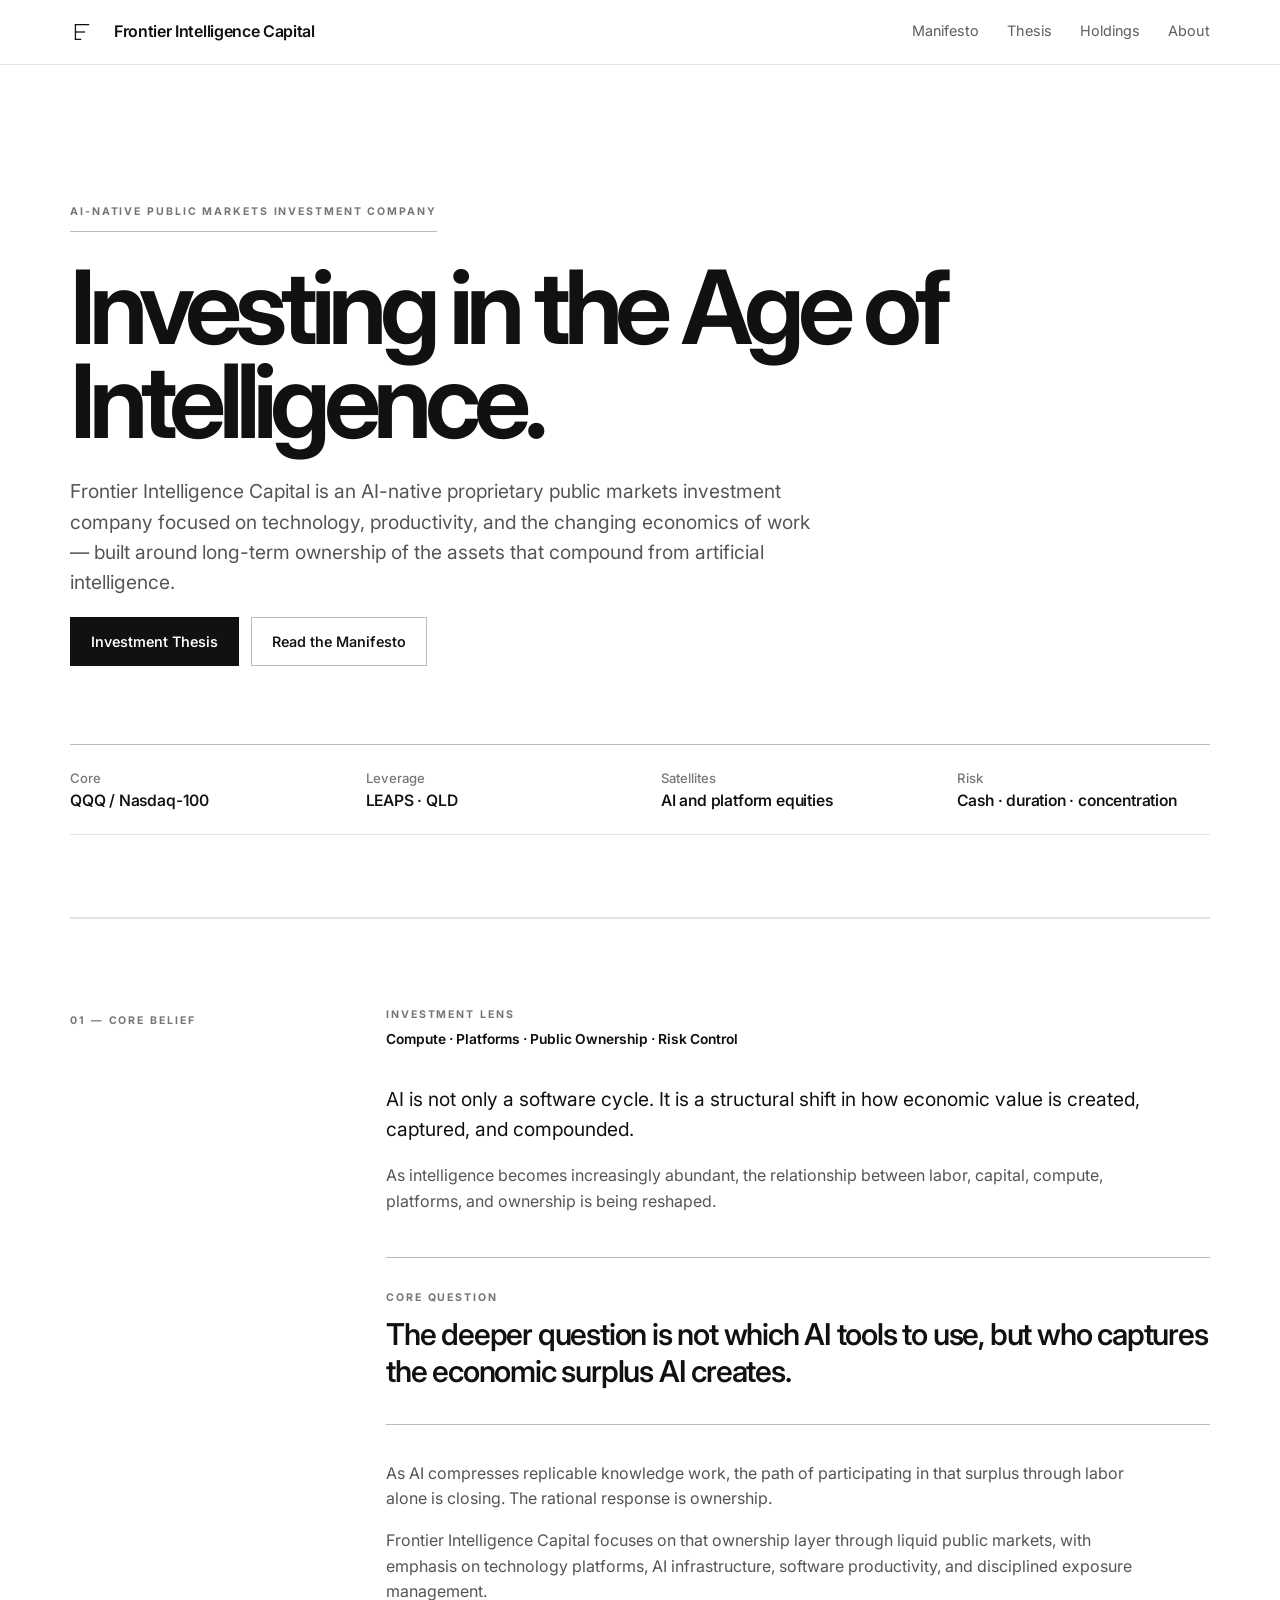
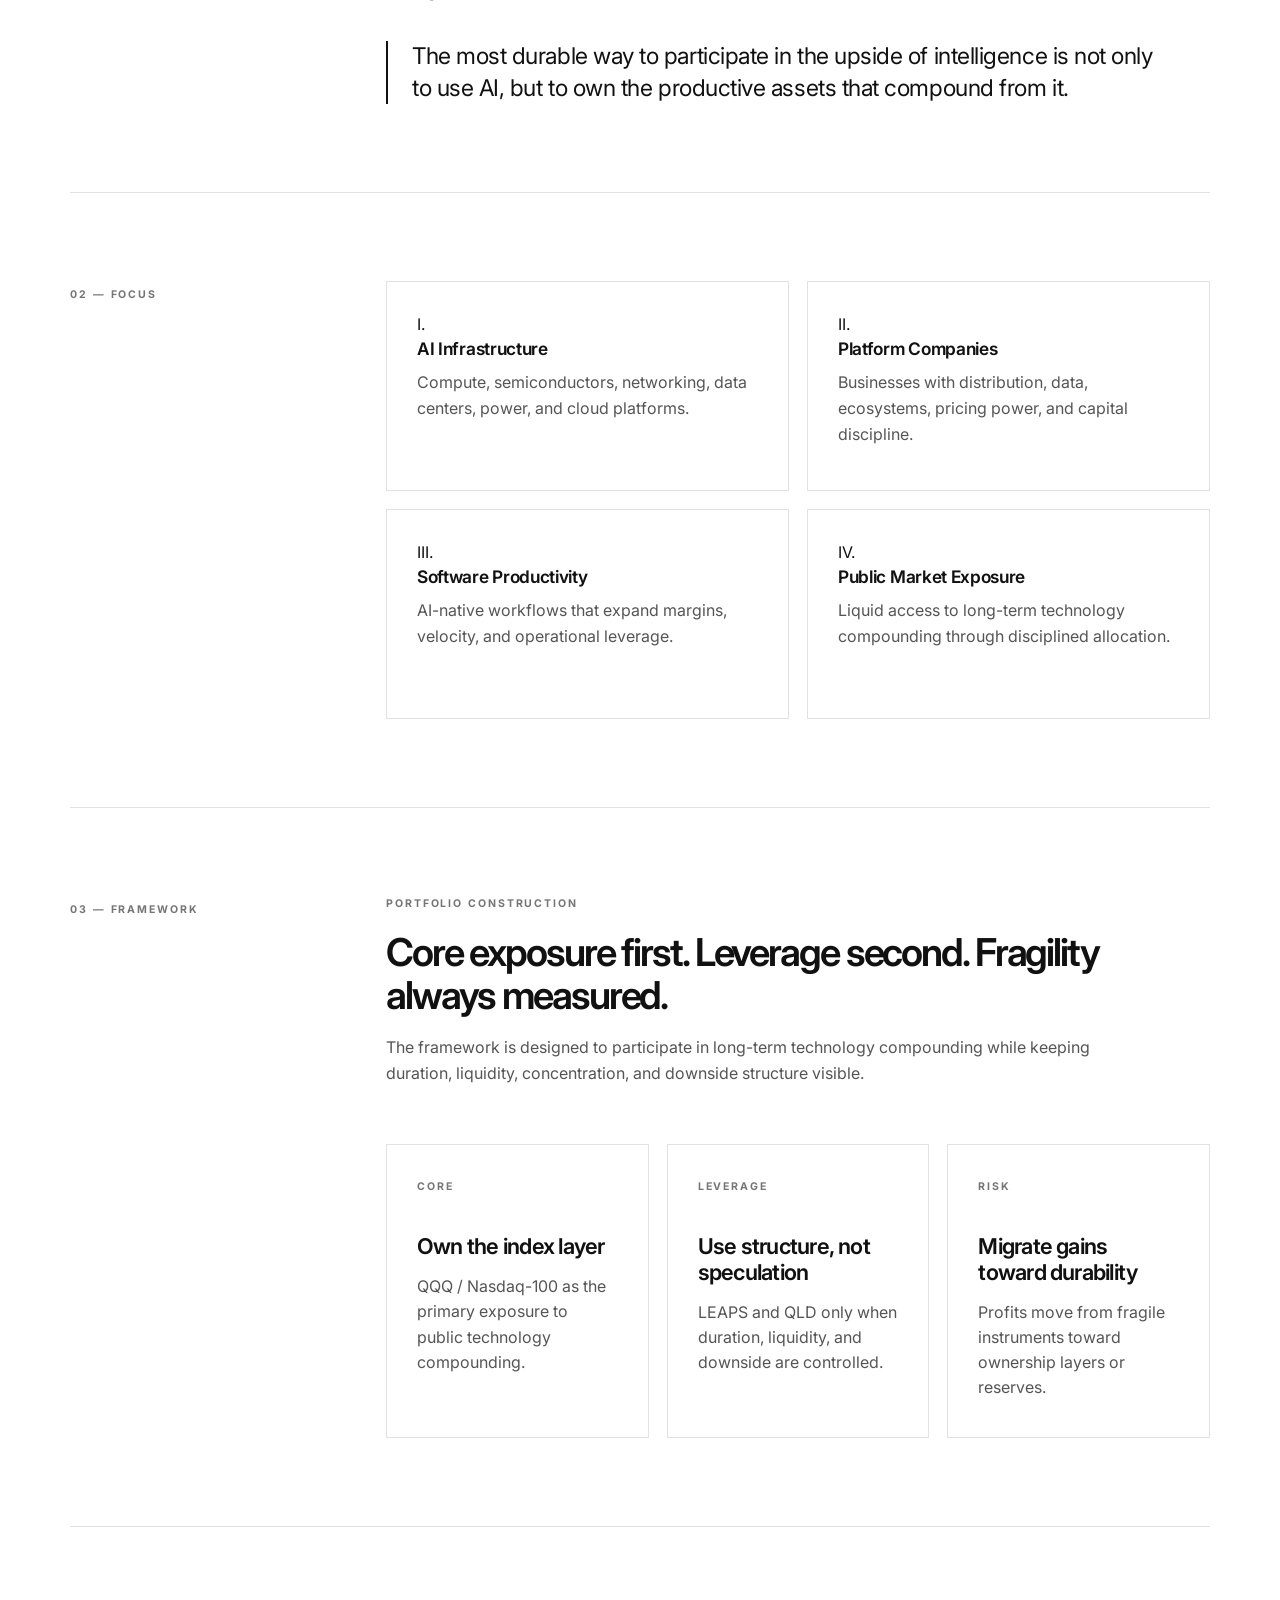
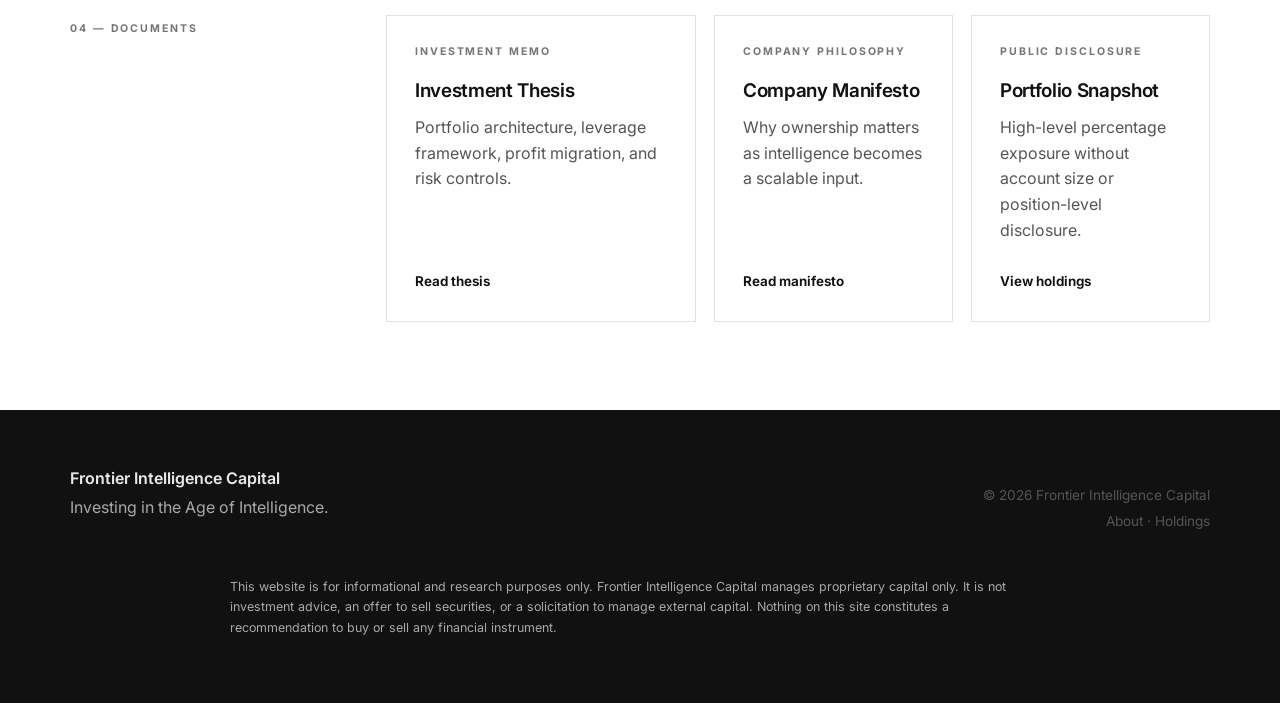
<file: index.html>
<!doctype html>
<html lang="en">
<head>
  <meta charset="utf-8" />
  <meta name="viewport" content="width=device-width, initial-scale=1" />
  <title>Frontier Intelligence Capital — Investing in the Age of Intelligence</title>
  <meta name="description" content="An AI-native proprietary public markets investment company focused on technology, productivity, public ownership, and disciplined risk-aware exposure." />
  <meta property="og:title" content="Frontier Intelligence Capital" />
  <meta property="og:description" content="Investing in the Age of Intelligence." />
  <meta property="og:image" content="assets/banner/frontier-intelligence-capital-banner.png" />
  <meta name="theme-color" content="#ffffff" />
  <link rel="icon" type="image/png" href="assets/logo/frontier-intelligence-capital-mark.svg" />
  <link rel="preconnect" href="https://fonts.googleapis.com">
  <link rel="preconnect" href="https://fonts.gstatic.com" crossorigin>
  <link href="https://fonts.googleapis.com/css2?family=Fraunces:opsz,wght@9..144,400;9..144,500;9..144,600&family=Inter:wght@400;500;600;700&display=swap" rel="stylesheet">
  <link rel="stylesheet" href="style.css" />
</head>
<body>

  <header class="site-header">
    <div class="bar">
      <a class="brand" href="#top" aria-label="Frontier Intelligence Capital">
        <img class="mark" src="assets/logo/frontier-intelligence-capital-mark.svg" alt="" />
        <span class="wordmark">Frontier Intelligence Capital</span>
      </a>
      <nav class="site-nav" aria-label="Primary">
        <a href="manifesto.html">Manifesto</a>
        <a href="investment-thesis.html">Thesis</a>
        <a href="holdings.html">Holdings</a>
        <a href="about.html">About</a>
      </nav>
    </div>
  </header>

  <main id="top">

    <section class="hero homepage-hero modern-hero">
      <div class="hero-copy">
        <p class="eyebrow">AI-native public markets investment company</p>
        <h1>Investing in the Age of Intelligence.</h1>
        <p class="lead">Frontier Intelligence Capital is an AI-native proprietary public markets investment company focused on technology, productivity, and the changing economics of work — built around long-term ownership of the assets that compound from artificial intelligence.</p>
        <div class="actions">
          <a class="btn primary" href="investment-thesis.html">Investment Thesis</a>
          <a class="btn ghost" href="manifesto.html">Read the Manifesto</a>
        </div>
      </div>
      <div class="strategy-bar" aria-label="Strategy snapshot">
        <div><span>Core</span><strong>QQQ / Nasdaq-100</strong></div>
        <div><span>Leverage</span><strong>LEAPS · QLD</strong></div>
        <div><span>Satellites</span><strong>AI and platform equities</strong></div>
        <div><span>Risk</span><strong>Cash · duration · concentration</strong></div>
      </div>
    </section>

    <section class="band" id="approach">
      <div class="band-grid">
        <div class="band-label">01 — Core Belief</div>
        <div class="band-body">
          <div class="thesis-panel" aria-label="Investment lens">
            <span>Investment lens</span>
            <strong>Compute · Platforms · Public Ownership · Risk Control</strong>
          </div>
          <p class="lede">AI is not only a software cycle. It is a structural shift in how economic value is created, captured, and compounded.</p>
          <p>As intelligence becomes increasingly abundant, the relationship between labor, capital, compute, platforms, and ownership is being reshaped.</p>
          <p class="core-question">The deeper question is not which AI tools to use, but who captures the economic surplus AI creates.</p>
          <p>As AI compresses replicable knowledge work, the path of participating in that surplus through labor alone is closing. The rational response is ownership.</p>
          <p>Frontier Intelligence Capital focuses on that ownership layer through liquid public markets, with emphasis on technology platforms, AI infrastructure, software productivity, and disciplined exposure management.</p>
          <blockquote>The most durable way to participate in the upside of intelligence is not only to use AI, but to own the productive assets that compound from it.</blockquote>
        </div>
      </div>
    </section>

    <section class="band" id="focus">
      <div class="band-grid">
        <div class="band-label">02 — Focus</div>
        <div class="band-body">
          <div class="focus-grid">
            <article>
              <span class="num">I.</span>
              <h3>AI Infrastructure</h3>
              <p>Compute, semiconductors, networking, data centers, power, and cloud platforms.</p>
            </article>
            <article>
              <span class="num">II.</span>
              <h3>Platform Companies</h3>
              <p>Businesses with distribution, data, ecosystems, pricing power, and capital discipline.</p>
            </article>
            <article>
              <span class="num">III.</span>
              <h3>Software Productivity</h3>
              <p>AI-native workflows that expand margins, velocity, and operational leverage.</p>
            </article>
            <article>
              <span class="num">IV.</span>
              <h3>Public Market Exposure</h3>
              <p>Liquid access to long-term technology compounding through disciplined allocation.</p>
            </article>
          </div>
        </div>
      </div>
    </section>

    <section class="band framework-band" id="framework">
      <div class="band-grid">
        <div class="band-label">03 — Framework</div>
        <div class="band-body">
          <div class="framework-panel">
            <div class="framework-intro">
              <span>Portfolio construction</span>
              <h2>Core exposure first. Leverage second. Fragility always measured.</h2>
              <p>The framework is designed to participate in long-term technology compounding while keeping duration, liquidity, concentration, and downside structure visible.</p>
            </div>
            <div class="framework-pillars">
              <article>
                <span>Core</span>
                <strong>Own the index layer</strong>
                <em>QQQ / Nasdaq-100 as the primary exposure to public technology compounding.</em>
              </article>
              <article>
                <span>Leverage</span>
                <strong>Use structure, not speculation</strong>
                <em>LEAPS and QLD only when duration, liquidity, and downside are controlled.</em>
              </article>
              <article>
                <span>Risk</span>
                <strong>Migrate gains toward durability</strong>
                <em>Profits move from fragile instruments toward ownership layers or reserves.</em>
              </article>
            </div>
          </div>
        </div>
      </div>
    </section>

    <section class="band documents-band" id="documents">
      <div class="band-grid">
        <div class="band-label">04 — Documents</div>
        <div class="band-body">
          <div class="document-deck">
            <a class="document-card primary-doc" href="investment-thesis.html">
              <span>Investment memo</span>
              <h3>Investment Thesis</h3>
              <p>Portfolio architecture, leverage framework, profit migration, and risk controls.</p>
              <em>Read thesis</em>
            </a>
            <a class="document-card" href="manifesto.html">
              <span>Company philosophy</span>
              <h3>Company Manifesto</h3>
              <p>Why ownership matters as intelligence becomes a scalable input.</p>
              <em>Read manifesto</em>
            </a>
            <a class="document-card" href="holdings.html">
              <span>Public disclosure</span>
              <h3>Portfolio Snapshot</h3>
              <p>High-level percentage exposure without account size or position-level disclosure.</p>
              <em>View holdings</em>
            </a>
          </div>
        </div>
      </div>
    </section>

  </main>

  <footer>
    <div class="footer-inner">
      <div class="foot-brand">
        <p class="mark">Frontier Intelligence Capital</p>
        <p class="tag">Investing in the Age of Intelligence.</p>
      </div>
      <div class="foot-meta">
        <p>© <span id="year">2026</span> Frontier Intelligence Capital</p>
        <p><a href="about.html">About</a> · <a href="holdings.html">Holdings</a></p>
      </div>
    </div>
    <p class="disclaimer">This website is for informational and research purposes only. Frontier Intelligence Capital manages proprietary capital only. It is not investment advice, an offer to sell securities, or a solicitation to manage external capital. Nothing on this site constitutes a recommendation to buy or sell any financial instrument.</p>
  </footer>

  <script>document.getElementById('year').textContent = new Date().getFullYear();</script>
</body>
</html>
</file>
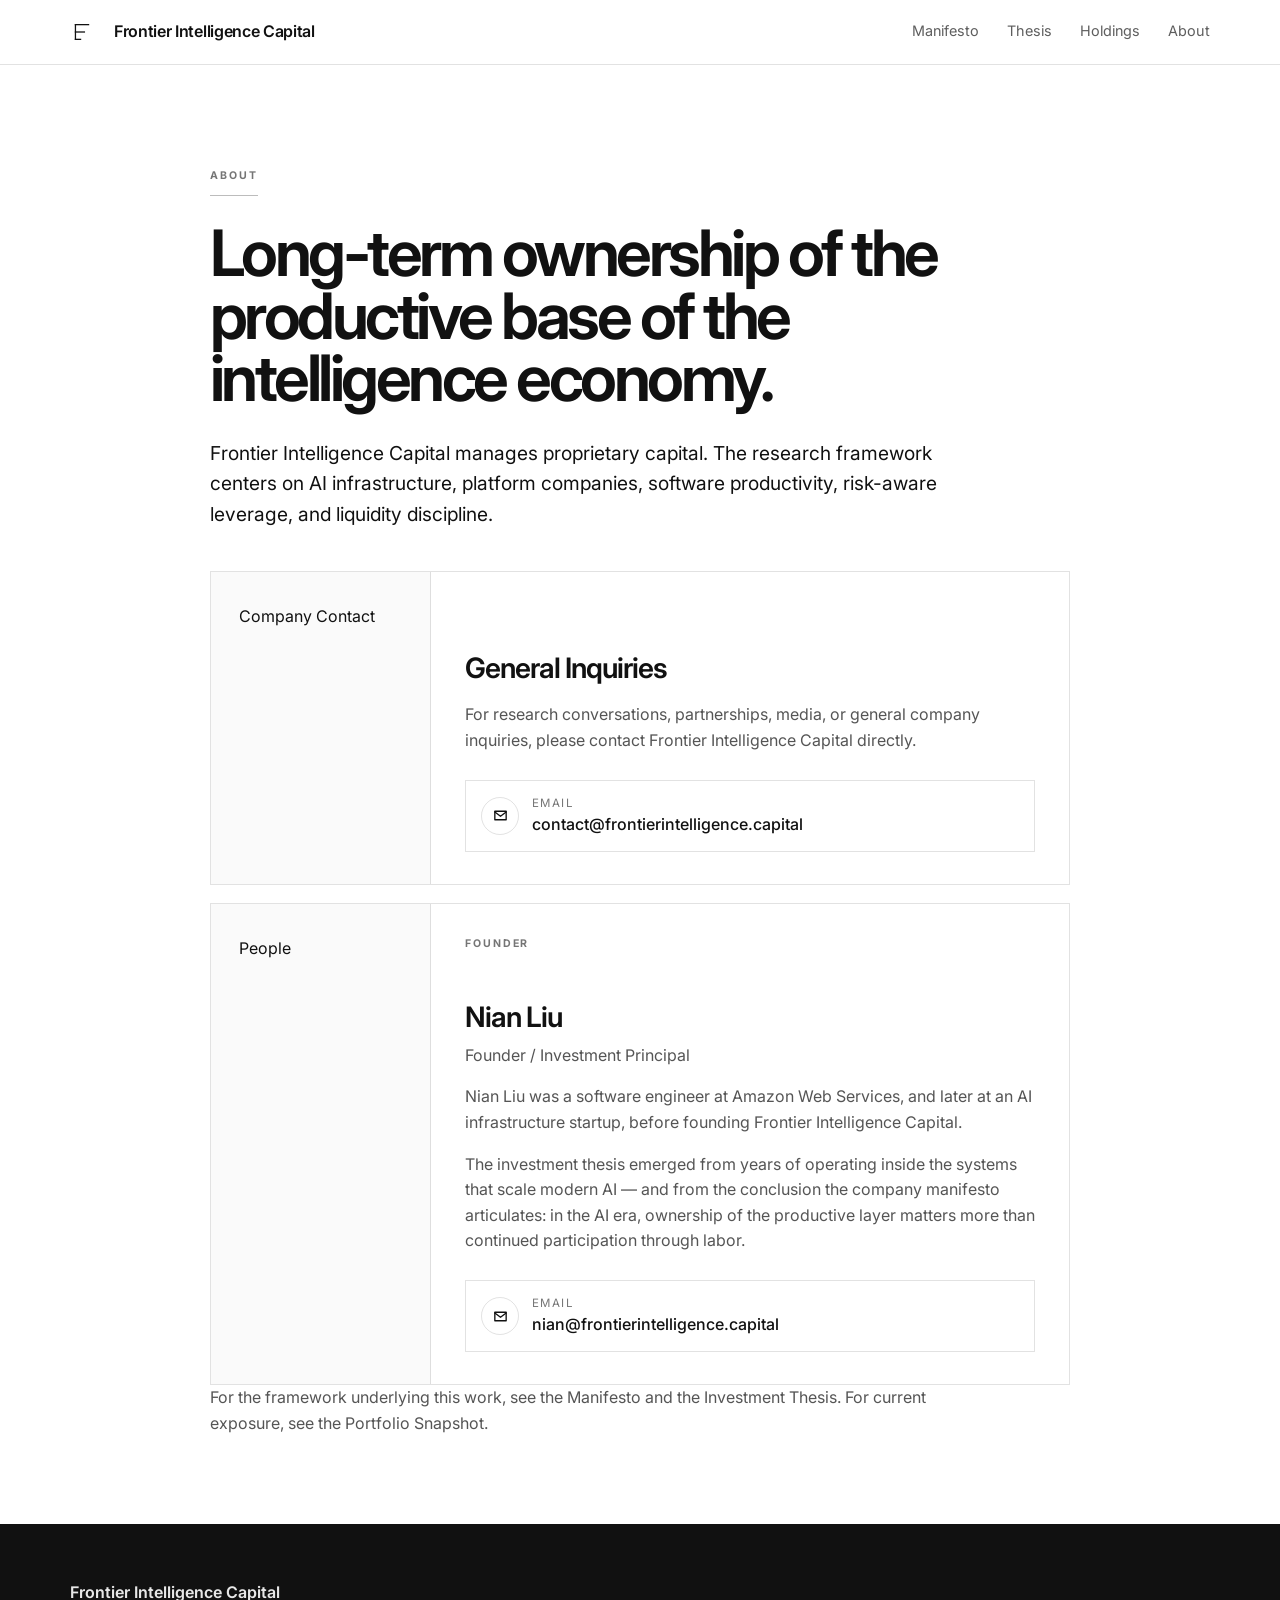
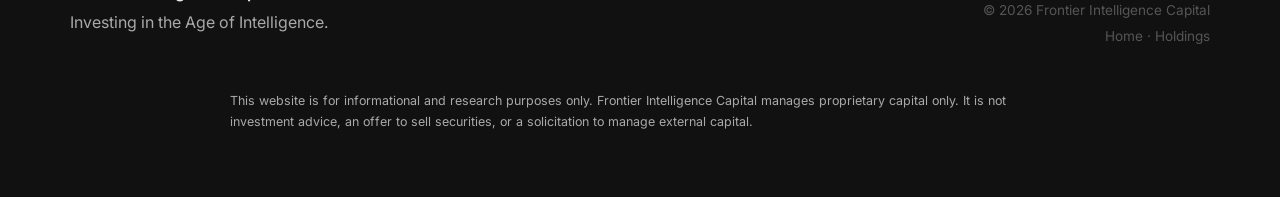
<file: about.html>
<!doctype html>
<html lang="en">
<head>
  <meta charset="utf-8" />
  <meta name="viewport" content="width=device-width, initial-scale=1" />
  <title>About — Frontier Intelligence Capital</title>
  <meta name="description" content="About Frontier Intelligence Capital, an AI-native proprietary public markets investment company." />
  <meta name="theme-color" content="#ffffff" />
  <link rel="icon" type="image/png" href="assets/logo/frontier-intelligence-capital-mark.svg" />
  <link rel="preconnect" href="https://fonts.googleapis.com">
  <link rel="preconnect" href="https://fonts.gstatic.com" crossorigin>
  <link href="https://fonts.googleapis.com/css2?family=Fraunces:opsz,wght@9..144,400;9..144,500;9..144,600&family=Inter:wght@400;500;600;700&display=swap" rel="stylesheet">
  <link rel="stylesheet" href="style.css" />
</head>
<body>
  <header class="site-header">
    <div class="bar">
      <a class="brand" href="index.html" aria-label="Frontier Intelligence Capital">
        <img class="mark" src="assets/logo/frontier-intelligence-capital-mark.svg" alt="" />
        <span class="wordmark">Frontier Intelligence Capital</span>
      </a>
      <nav class="site-nav" aria-label="Primary">
        <a href="manifesto.html">Manifesto</a>
        <a href="investment-thesis.html">Thesis</a>
        <a href="holdings.html">Holdings</a>
        <a href="about.html">About</a>
      </nav>
    </div>
  </header>

  <main class="article-page">
    <p class="eyebrow">About</p>
    <article class="article">
      <h1>Long-term ownership of the productive base of the intelligence economy.</h1>
      <p class="lede">Frontier Intelligence Capital manages proprietary capital. The research framework centers on AI infrastructure, platform companies, software productivity, risk-aware leverage, and liquidity discipline.</p>

      <section class="about-block about-company-contact" aria-labelledby="company-contact-title">
        <div class="about-block-label"><span>Company Contact</span></div>
        <div class="about-block-body company-contact-layout">
          <div>
            <h2 id="company-contact-title">General Inquiries</h2>
            <p>For research conversations, partnerships, media, or general company inquiries, please contact Frontier Intelligence Capital directly.</p>
          </div>
          <div class="about-action-grid one-up">
            <a class="about-action" href="mailto:contact@frontierintelligence.capital">
              <span class="about-action-icon" aria-hidden="true"><svg viewBox="0 0 24 24"><path d="M4 6h16v12H4z"/><path d="m4 7 8 6 8-6"/></svg></span>
              <span><em>Email</em><strong>contact@frontierintelligence.capital</strong></span>
            </a>
          </div>
        </div>
      </section>

      <section class="about-block about-people" aria-labelledby="people-title">
        <div class="about-block-label"><span>People</span></div>
        <div class="about-block-body people-layout no-photo">
          <div class="people-content">
            <span class="profile-label">Founder</span>
            <h2 id="people-title">Nian Liu</h2>
            <p class="role">Founder / Investment Principal</p>
            <p>Nian Liu was a software engineer at Amazon Web Services, and later at an AI infrastructure startup, before founding Frontier Intelligence Capital.</p>
            <p>The investment thesis emerged from years of operating inside the systems that scale modern AI — and from the conclusion the company manifesto articulates: in the AI era, ownership of the productive layer matters more than continued participation through labor.</p>
            <div class="about-action-grid one-up">
              <a class="about-action" href="mailto:nian@frontierintelligence.capital">
                <span class="about-action-icon" aria-hidden="true"><svg viewBox="0 0 24 24"><path d="M4 6h16v12H4z"/><path d="m4 7 8 6 8-6"/></svg></span>
                <span><em>Email</em><strong>nian@frontierintelligence.capital</strong></span>
              </a>
            </div>
          </div>
        </div>
      </section>

      <p>For the framework underlying this work, see the <a href="manifesto.html">Manifesto</a> and the <a href="investment-thesis.html">Investment Thesis</a>. For current exposure, see the <a href="holdings.html">Portfolio Snapshot</a>.</p>
    </article>
  </main>

  <footer>
    <div class="footer-inner">
      <div class="foot-brand"><p class="mark">Frontier Intelligence Capital</p><p class="tag">Investing in the Age of Intelligence.</p></div>
      <div class="foot-meta"><p>© <span id="year">2026</span> Frontier Intelligence Capital</p><p><a href="index.html">Home</a> · <a href="holdings.html">Holdings</a></p></div>
    </div>
    <p class="disclaimer">This website is for informational and research purposes only. Frontier Intelligence Capital manages proprietary capital only. It is not investment advice, an offer to sell securities, or a solicitation to manage external capital.</p>
  </footer>
  <script>document.getElementById('year').textContent = new Date().getFullYear();</script>
</body>
</html>
</file>
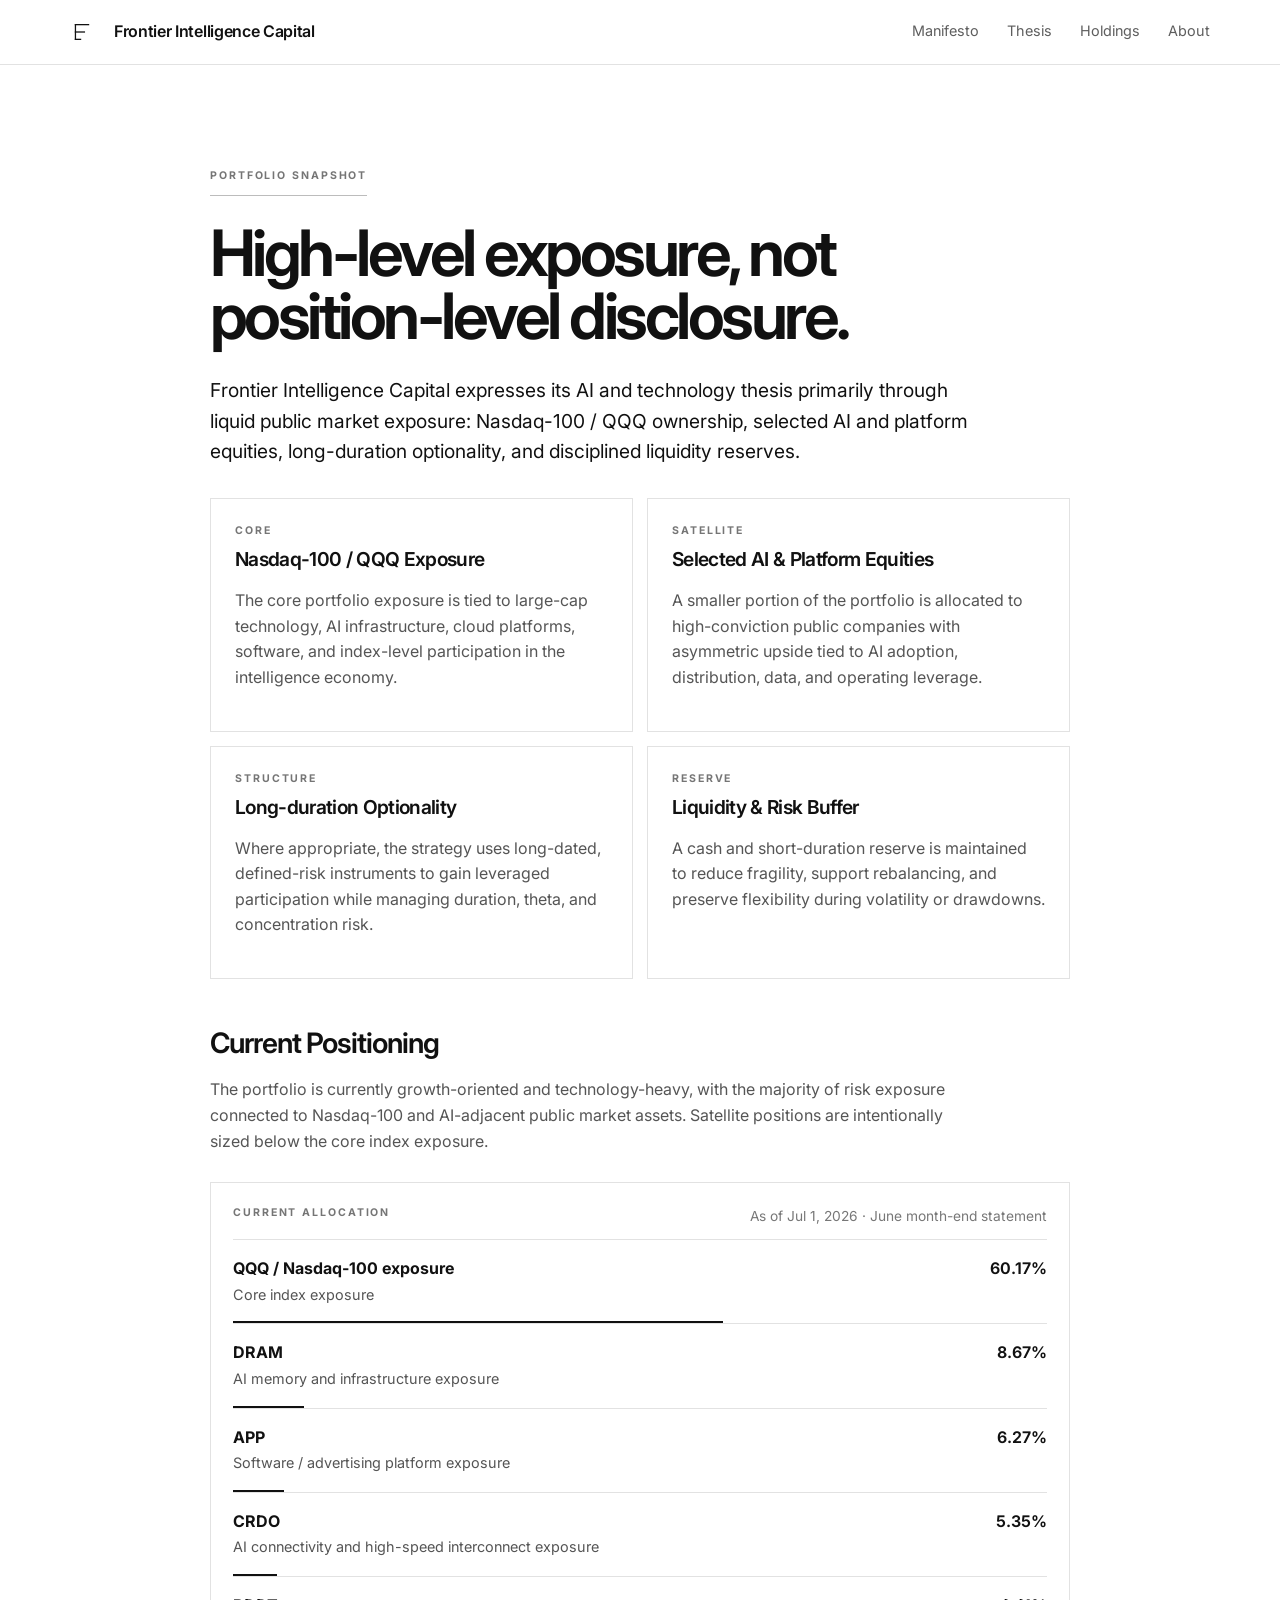
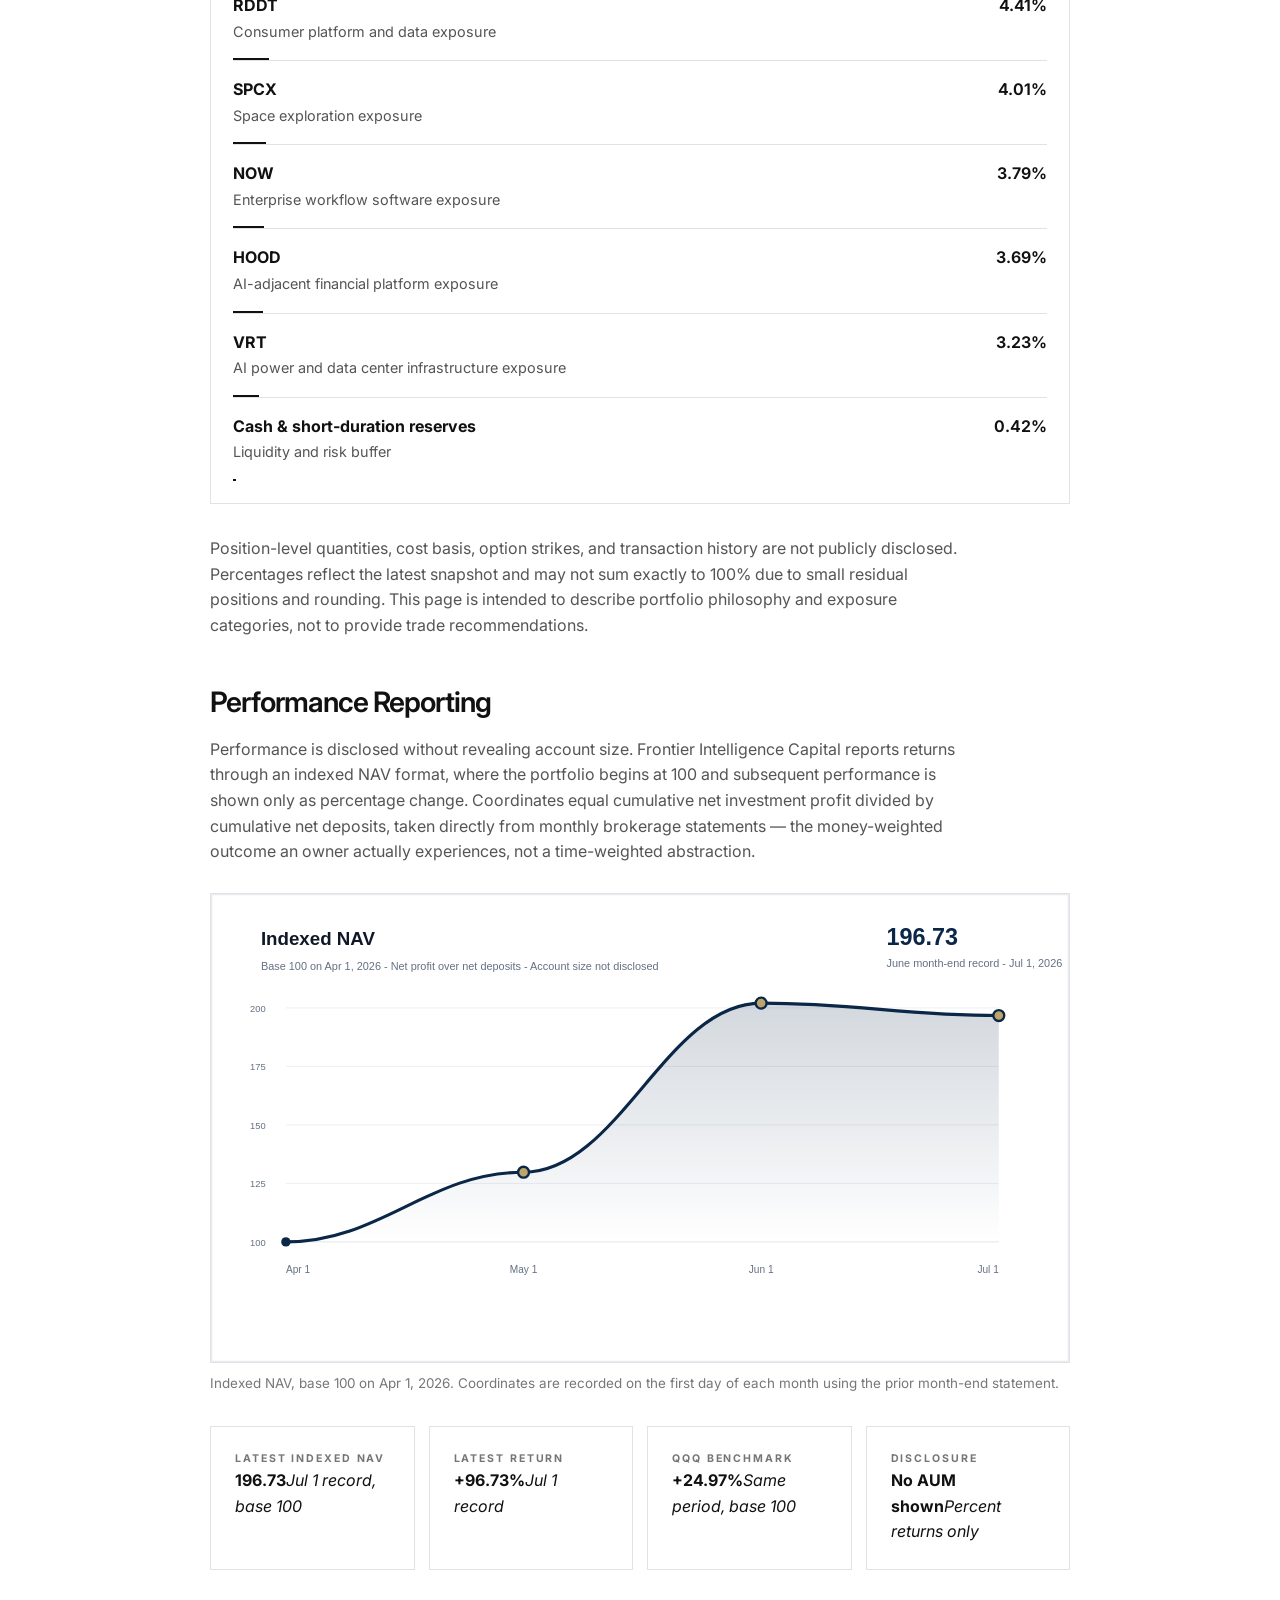
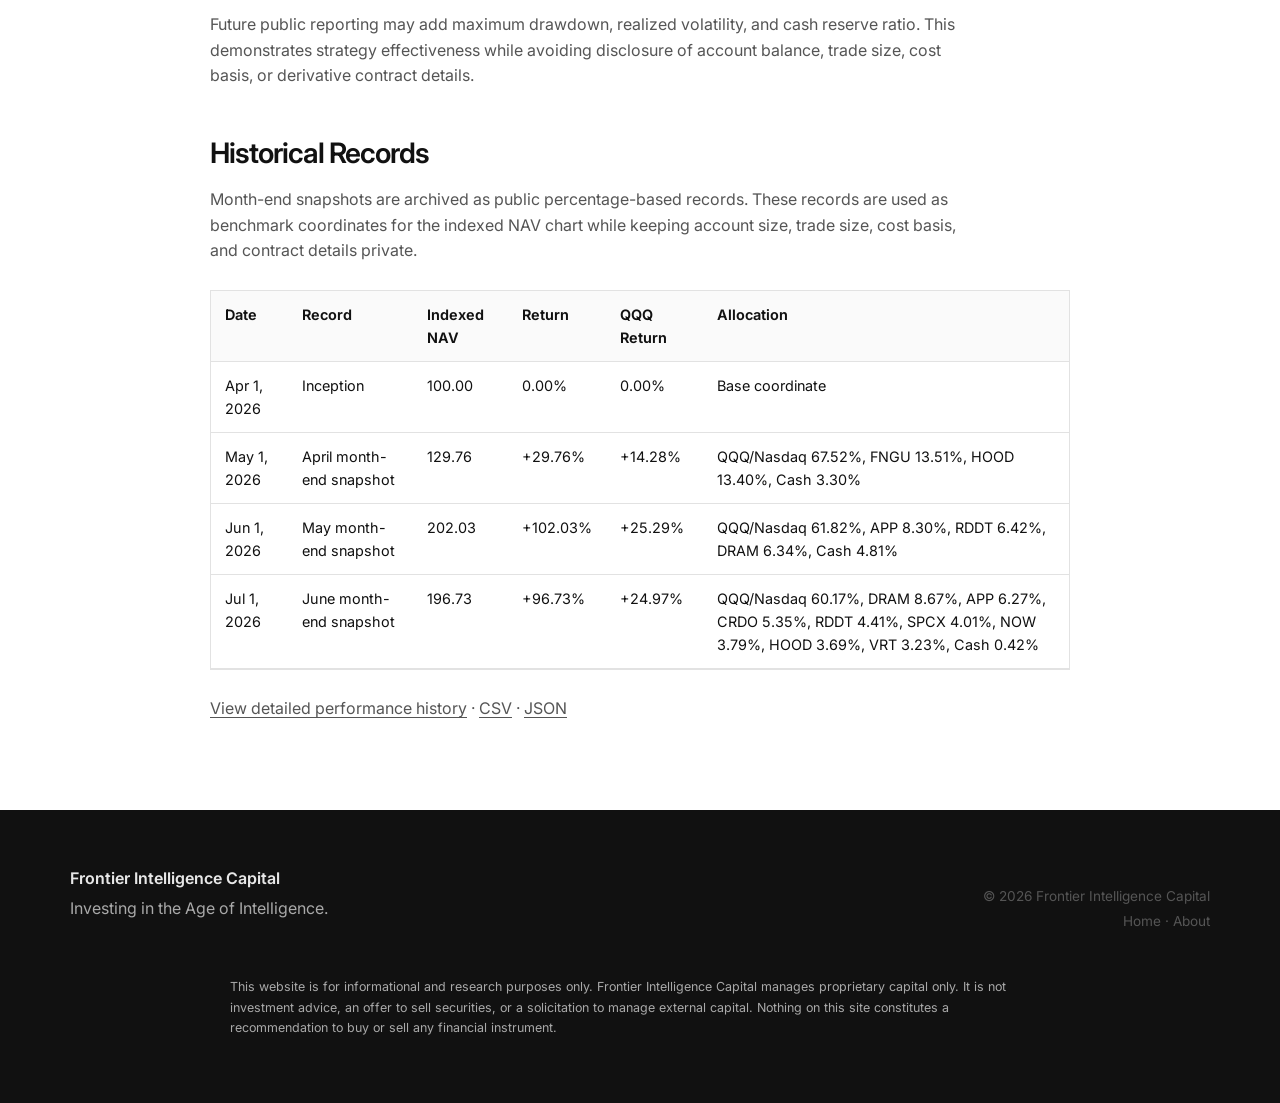
<file: holdings.html>
<!doctype html>
<html lang="en">
<head>
  <meta charset="utf-8" />
  <meta name="viewport" content="width=device-width, initial-scale=1" />
  <title>Portfolio Snapshot — Frontier Intelligence Capital</title>
  <meta name="description" content="High-level percentage-based portfolio exposure and indexed NAV disclosure for Frontier Intelligence Capital." />
  <meta name="theme-color" content="#ffffff" />
  <link rel="icon" type="image/png" href="assets/logo/frontier-intelligence-capital-mark.svg" />
  <link rel="preconnect" href="https://fonts.googleapis.com">
  <link rel="preconnect" href="https://fonts.gstatic.com" crossorigin>
  <link href="https://fonts.googleapis.com/css2?family=Fraunces:opsz,wght@9..144,400;9..144,500;9..144,600&family=Inter:wght@400;500;600;700&display=swap" rel="stylesheet">
  <link rel="stylesheet" href="style.css" />
</head>
<body>
  <header class="site-header">
    <div class="bar">
      <a class="brand" href="index.html" aria-label="Frontier Intelligence Capital">
        <img class="mark" src="assets/logo/frontier-intelligence-capital-mark.svg" alt="" />
        <span class="wordmark">Frontier Intelligence Capital</span>
      </a>
      <nav class="site-nav" aria-label="Primary">
        <a href="manifesto.html">Manifesto</a>
        <a href="investment-thesis.html">Thesis</a>
        <a href="holdings.html">Holdings</a>
        <a href="about.html">About</a>
      </nav>
    </div>
  </header>

  <main class="article-page">
    <p class="eyebrow">Portfolio Snapshot</p>
    <article class="article">
      <h1>High-level exposure, not position-level disclosure.</h1>
      <p class="lede">Frontier Intelligence Capital expresses its AI and technology thesis primarily through liquid public market exposure: Nasdaq-100 / QQQ ownership, selected AI and platform equities, long-duration optionality, and disciplined liquidity reserves.</p>

      <div class="holdings-grid">
        <section>
          <span class="profile-label">Core</span>
          <h2>Nasdaq-100 / QQQ Exposure</h2>
          <p>The core portfolio exposure is tied to large-cap technology, AI infrastructure, cloud platforms, software, and index-level participation in the intelligence economy.</p>
        </section>
        <section>
          <span class="profile-label">Satellite</span>
          <h2>Selected AI & Platform Equities</h2>
          <p>A smaller portion of the portfolio is allocated to high-conviction public companies with asymmetric upside tied to AI adoption, distribution, data, and operating leverage.</p>
        </section>
        <section>
          <span class="profile-label">Structure</span>
          <h2>Long-duration Optionality</h2>
          <p>Where appropriate, the strategy uses long-dated, defined-risk instruments to gain leveraged participation while managing duration, theta, and concentration risk.</p>
        </section>
        <section>
          <span class="profile-label">Reserve</span>
          <h2>Liquidity & Risk Buffer</h2>
          <p>A cash and short-duration reserve is maintained to reduce fragility, support rebalancing, and preserve flexibility during volatility or drawdowns.</p>
        </section>
      </div>

      <h2>Current Positioning</h2>
      <p>The portfolio is currently growth-oriented and technology-heavy, with the majority of risk exposure connected to Nasdaq-100 and AI-adjacent public market assets. Satellite positions are intentionally sized below the core index exposure.</p>

      <div class="allocation-card">
        <div class="allocation-head">
          <span class="profile-label">Current allocation</span>
          <span>As of Jul 1, 2026 · June month-end statement</span>
        </div>
                <div class="allocation-row"><div><strong>QQQ / Nasdaq-100 exposure</strong><span>Core index exposure</span></div><em>60.17%</em><i style="--w:60.17%"></i></div>
        <div class="allocation-row"><div><strong>DRAM</strong><span>AI memory and infrastructure exposure</span></div><em>8.67%</em><i style="--w:8.67%"></i></div>
        <div class="allocation-row"><div><strong>APP</strong><span>Software / advertising platform exposure</span></div><em>6.27%</em><i style="--w:6.27%"></i></div>
        <div class="allocation-row"><div><strong>CRDO</strong><span>AI connectivity and high-speed interconnect exposure</span></div><em>5.35%</em><i style="--w:5.35%"></i></div>
        <div class="allocation-row"><div><strong>RDDT</strong><span>Consumer platform and data exposure</span></div><em>4.41%</em><i style="--w:4.41%"></i></div>
        <div class="allocation-row"><div><strong>SPCX</strong><span>Space exploration exposure</span></div><em>4.01%</em><i style="--w:4.01%"></i></div>
        <div class="allocation-row"><div><strong>NOW</strong><span>Enterprise workflow software exposure</span></div><em>3.79%</em><i style="--w:3.79%"></i></div>
        <div class="allocation-row"><div><strong>HOOD</strong><span>AI-adjacent financial platform exposure</span></div><em>3.69%</em><i style="--w:3.69%"></i></div>
        <div class="allocation-row"><div><strong>VRT</strong><span>AI power and data center infrastructure exposure</span></div><em>3.23%</em><i style="--w:3.23%"></i></div>
        <div class="allocation-row"><div><strong>Cash & short-duration reserves</strong><span>Liquidity and risk buffer</span></div><em>0.42%</em><i style="--w:0.42%"></i></div>
      </div>

      <p>Position-level quantities, cost basis, option strikes, and transaction history are not publicly disclosed. Percentages reflect the latest snapshot and may not sum exactly to 100% due to small residual positions and rounding. This page is intended to describe portfolio philosophy and exposure categories, not to provide trade recommendations.</p>

      <h2>Performance Reporting</h2>
      <p>Performance is disclosed without revealing account size. Frontier Intelligence Capital reports returns through an indexed NAV format, where the portfolio begins at 100 and subsequent performance is shown only as percentage change. Coordinates equal cumulative net investment profit divided by cumulative net deposits, taken directly from monthly brokerage statements — the money-weighted outcome an owner actually experiences, not a time-weighted abstraction.</p>
      <figure class="performance-chart">
        <img src="assets/performance/indexed-nav-2026-07.svg" alt="Indexed NAV chart from April 1, 2026 to July 1, 2026" />
        <figcaption>Indexed NAV, base 100 on Apr 1, 2026. Coordinates are recorded on the first day of each month using the prior month-end statement.</figcaption>
      </figure>
      <div class="metrics-grid">
        <section><span>Latest Indexed NAV</span><strong>196.73</strong><em>Jul 1 record, base 100</em></section>
        <section><span>Latest Return</span><strong>+96.73%</strong><em>Jul 1 record</em></section>
        <section><span>QQQ Benchmark</span><strong>+24.97%</strong><em>Same period, base 100</em></section>
        <section><span>Disclosure</span><strong>No AUM shown</strong><em>Percent returns only</em></section>
      </div>
      <p>Future public reporting may add maximum drawdown, realized volatility, and cash reserve ratio. This demonstrates strategy effectiveness while avoiding disclosure of account balance, trade size, cost basis, or derivative contract details.</p>


      <h2>Historical Records</h2>
      <p>Month-end snapshots are archived as public percentage-based records. These records are used as benchmark coordinates for the indexed NAV chart while keeping account size, trade size, cost basis, and contract details private.</p>
      <div class="history-table">
        <table>
          <thead>
            <tr><th>Date</th><th>Record</th><th>Indexed NAV</th><th>Return</th><th>QQQ Return</th><th>Allocation</th></tr>
          </thead>
          <tbody>
            <tr><td>Apr 1, 2026</td><td>Inception</td><td>100.00</td><td>0.00%</td><td>0.00%</td><td>Base coordinate</td></tr>
            <tr><td>May 1, 2026</td><td>April month-end snapshot</td><td>129.76</td><td>+29.76%</td><td>+14.28%</td><td>QQQ/Nasdaq 67.52%, FNGU 13.51%, HOOD 13.40%, Cash 3.30%</td></tr>
            <tr><td>Jun 1, 2026</td><td>May month-end snapshot</td><td>202.03</td><td>+102.03%</td><td>+25.29%</td><td>QQQ/Nasdaq 61.82%, APP 8.30%, RDDT 6.42%, DRAM 6.34%, Cash 4.81%</td></tr>
            <tr><td>Jul 1, 2026</td><td>June month-end snapshot</td><td>196.73</td><td>+96.73%</td><td>+24.97%</td><td>QQQ/Nasdaq 60.17%, DRAM 8.67%, APP 6.27%, CRDO 5.35%, RDDT 4.41%, SPCX 4.01%, NOW 3.79%, HOOD 3.69%, VRT 3.23%, Cash 0.42%</td></tr>
          </tbody>
        </table>
      </div>
      <p class="data-links"><a href="performance-history.html">View detailed performance history</a> · <a href="data/performance/monthly-snapshots.csv">CSV</a> · <a href="data/performance/monthly-snapshots.json">JSON</a></p>
    </article>
  </main>

  <footer>
    <div class="footer-inner">
      <div class="foot-brand"><p class="mark">Frontier Intelligence Capital</p><p class="tag">Investing in the Age of Intelligence.</p></div>
      <div class="foot-meta"><p>© <span id="year">2026</span> Frontier Intelligence Capital</p><p><a href="index.html">Home</a> · <a href="about.html">About</a></p></div>
    </div>
    <p class="disclaimer">This website is for informational and research purposes only. Frontier Intelligence Capital manages proprietary capital only. It is not investment advice, an offer to sell securities, or a solicitation to manage external capital. Nothing on this site constitutes a recommendation to buy or sell any financial instrument.</p>
  </footer>
  <script>document.getElementById('year').textContent = new Date().getFullYear();</script>
</body>
</html>
</file>
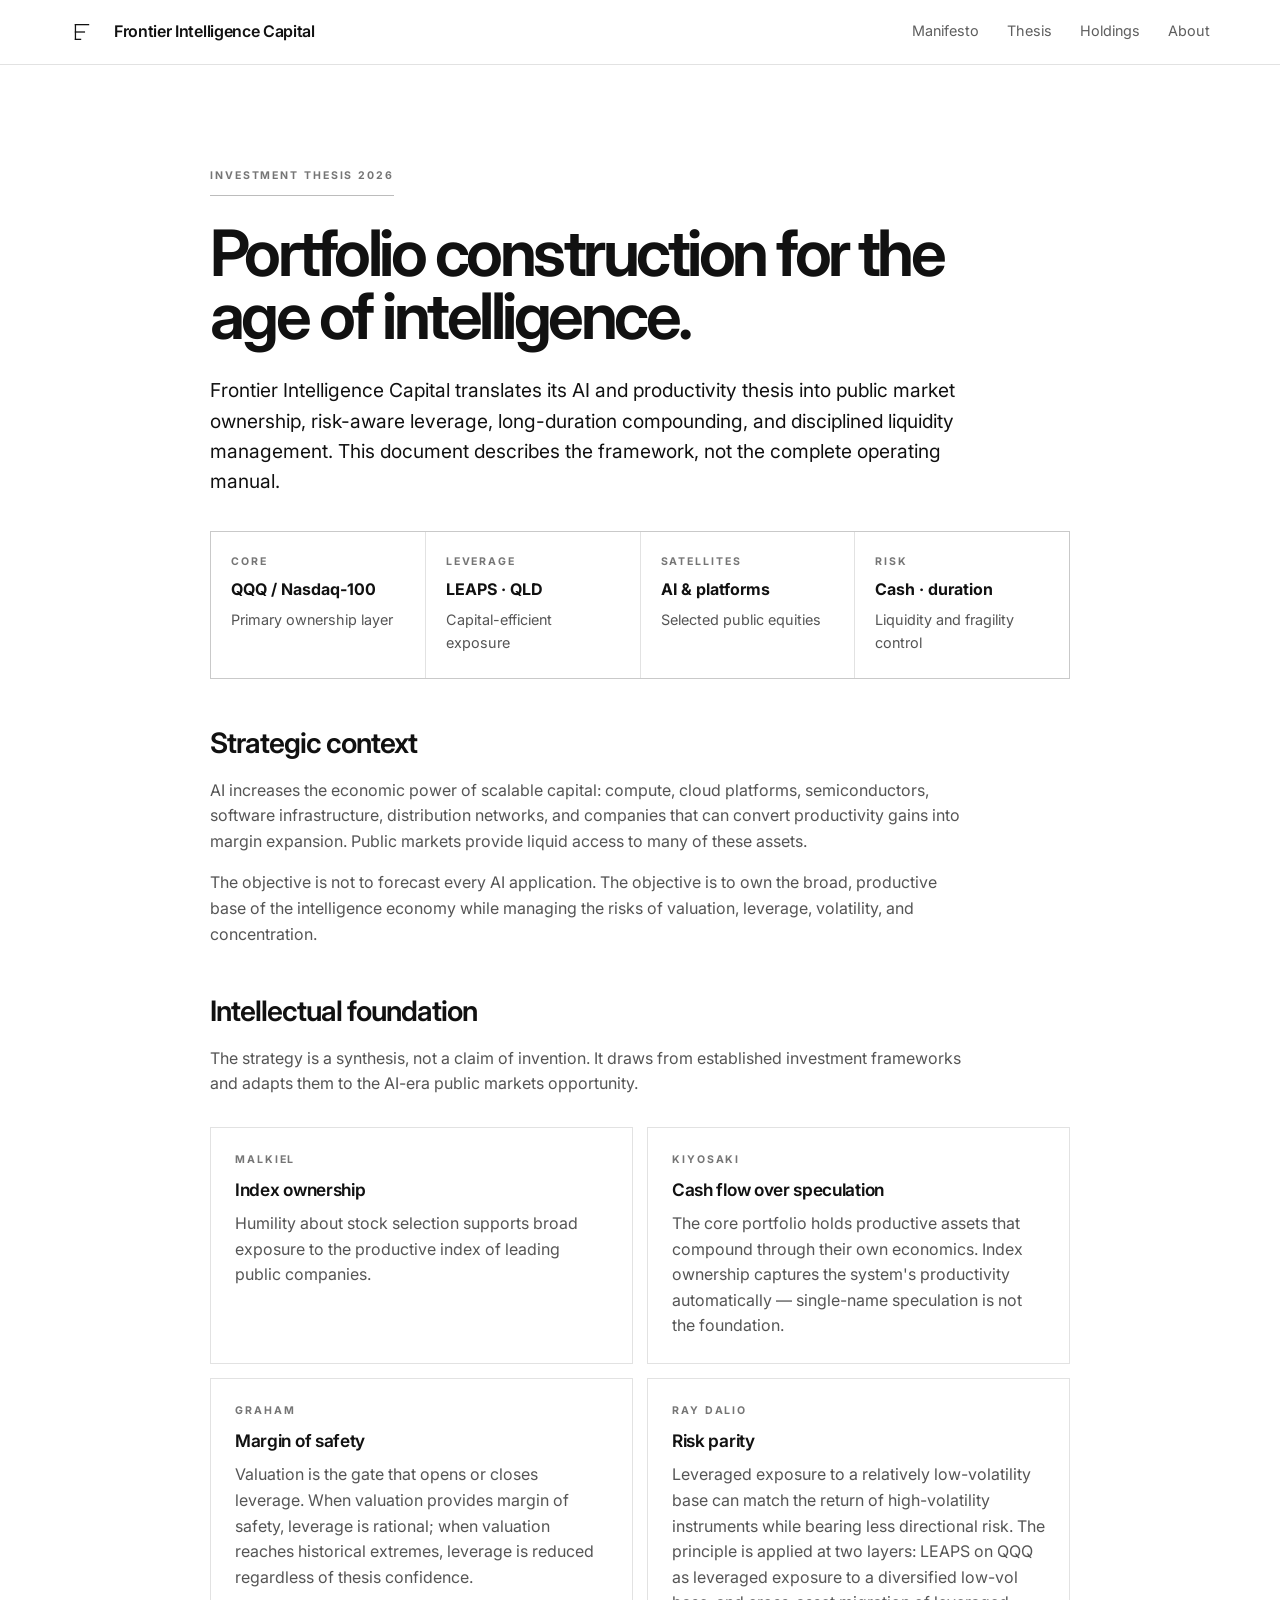
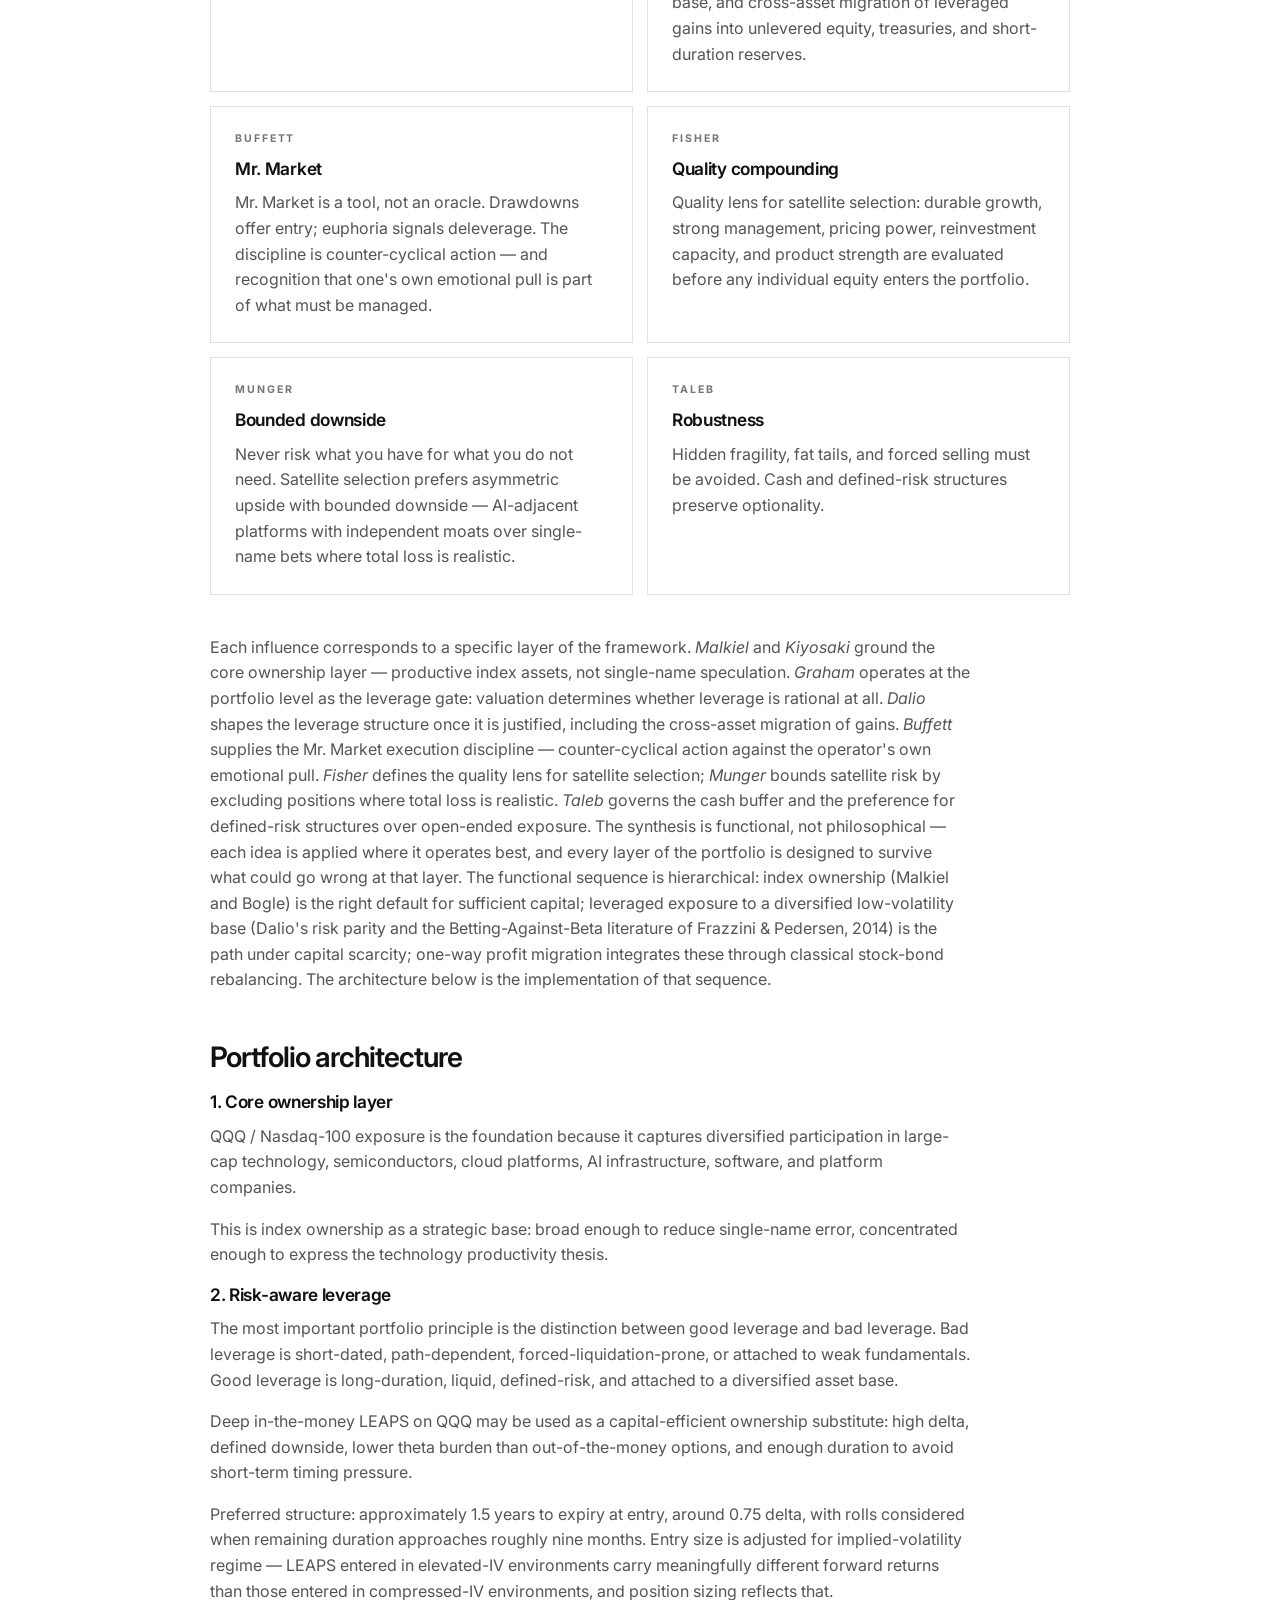
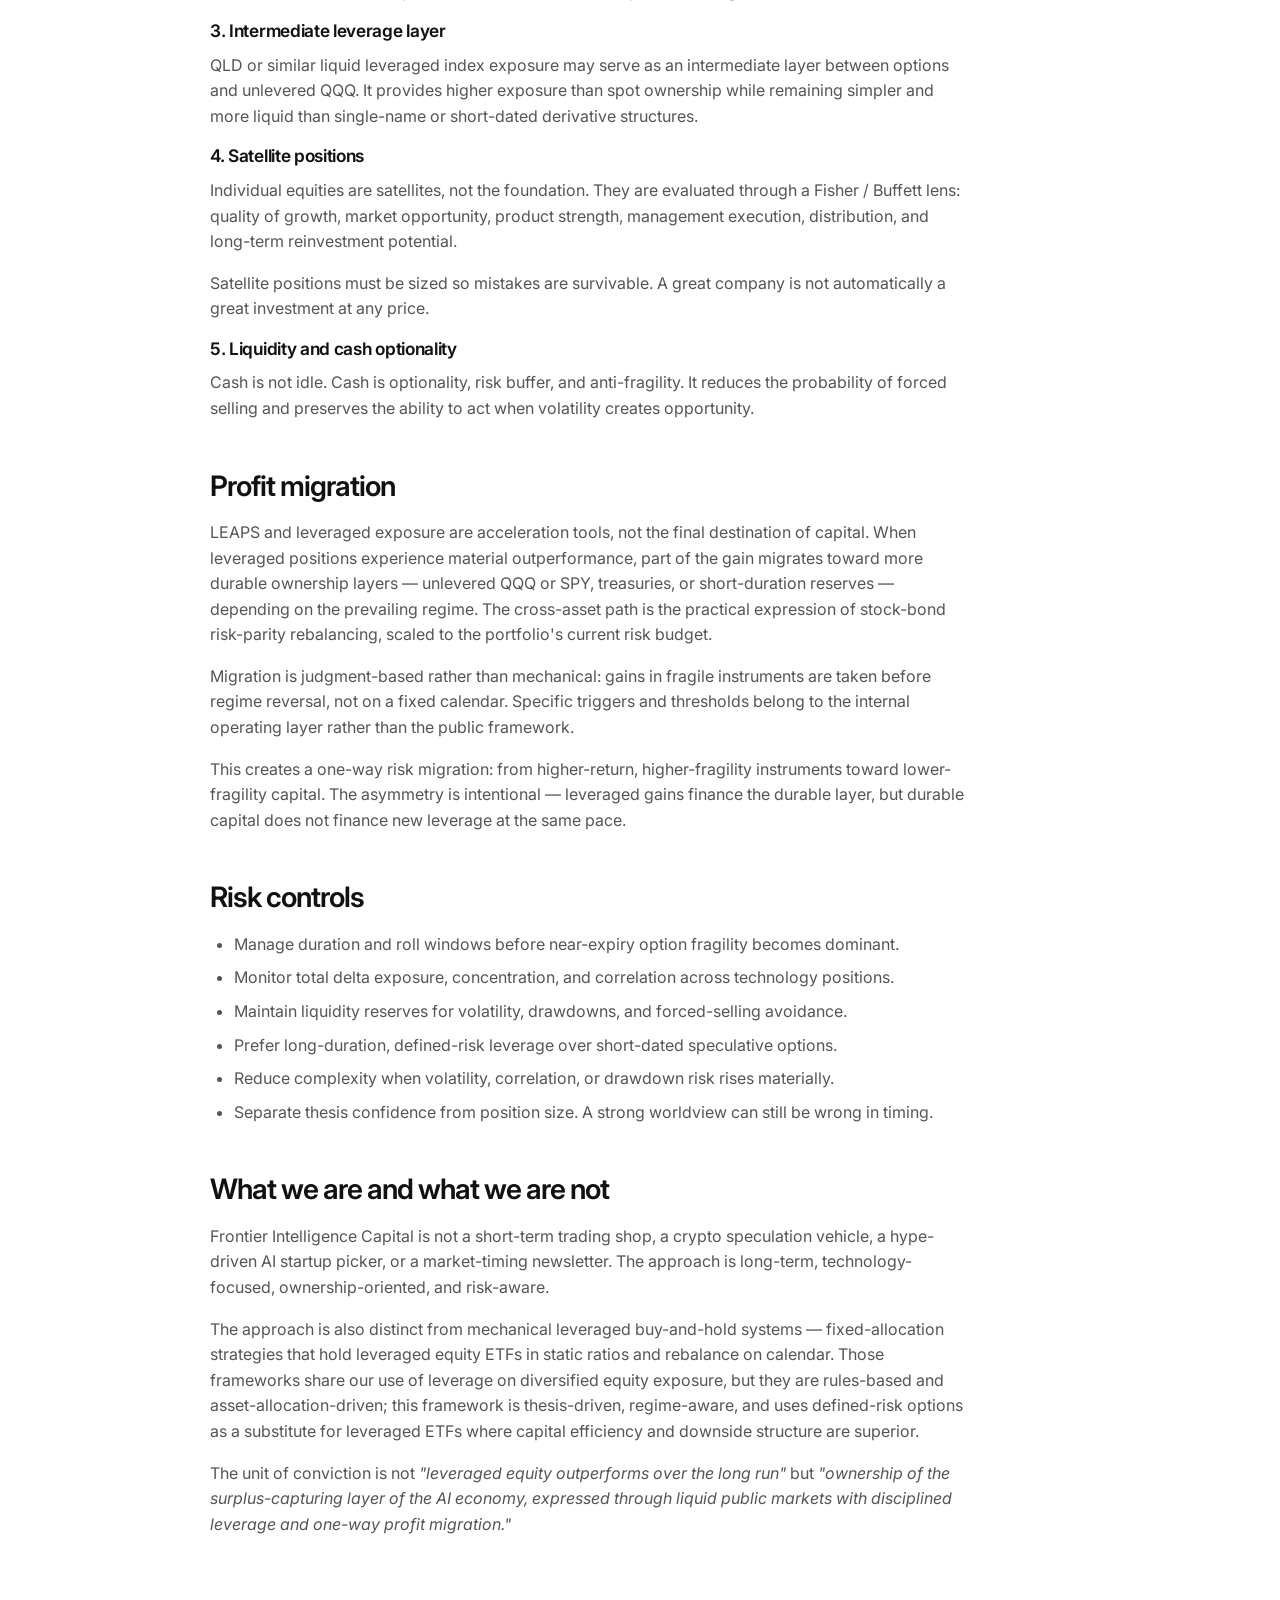
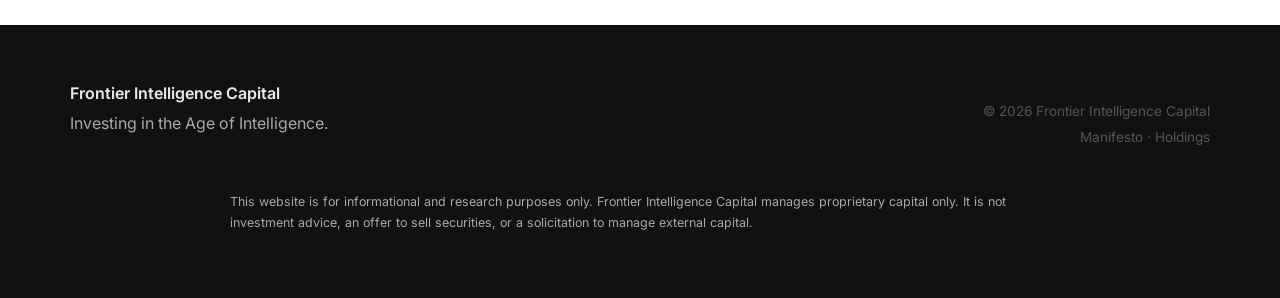
<file: investment-thesis-2026.html>
<!doctype html>
<html lang="en">
<head>
  <meta charset="utf-8" />
  <meta name="viewport" content="width=device-width, initial-scale=1" />
  <title>Investment Thesis 2026 — Frontier Intelligence Capital</title>
  <meta name="description" content="Frontier Intelligence Capital investment thesis: public market ownership, defined-risk leverage, and portfolio construction for the age of intelligence. A synthesis of index ownership, quality compounding, and disciplined leverage." />
  <meta name="theme-color" content="#ffffff" />
  <link rel="icon" type="image/png" href="assets/logo/frontier-intelligence-capital-mark.svg" />
  <link rel="preconnect" href="https://fonts.googleapis.com">
  <link rel="preconnect" href="https://fonts.gstatic.com" crossorigin>
  <link href="https://fonts.googleapis.com/css2?family=Fraunces:opsz,wght@9..144,400;9..144,500;9..144,600&family=Inter:wght@400;500;600;700&display=swap" rel="stylesheet">
  <link rel="stylesheet" href="style.css" />
</head>
<body>
  <header class="site-header">
    <div class="bar">
      <a class="brand" href="index.html" aria-label="Frontier Intelligence Capital">
        <img class="mark" src="assets/logo/frontier-intelligence-capital-mark.svg" alt="" />
        <span class="wordmark">Frontier Intelligence Capital</span>
      </a>
      <nav class="site-nav" aria-label="Primary">
        <a href="manifesto.html">Manifesto</a>
        <a href="investment-thesis-2026.html">Thesis</a>
        <a href="holdings.html">Holdings</a>
        <a href="about.html">About</a>
      </nav>
    </div>
  </header>

  <main class="article-page">
    <p class="eyebrow">Investment Thesis 2026</p>
    <article class="article">
      <h1>Portfolio construction for the age of intelligence.</h1>
      <p class="lede">Frontier Intelligence Capital translates its AI and productivity thesis into public market ownership, risk-aware leverage, long-duration compounding, and disciplined liquidity management. This document describes the framework, not the complete operating manual.</p>

      <div class="memo-summary">
        <section><span>Core</span><strong>QQQ / Nasdaq-100</strong><em>Primary ownership layer</em></section>
        <section><span>Leverage</span><strong>LEAPS · QLD</strong><em>Capital-efficient exposure</em></section>
        <section><span>Satellites</span><strong>AI & platforms</strong><em>Selected public equities</em></section>
        <section><span>Risk</span><strong>Cash · duration</strong><em>Liquidity and fragility control</em></section>
      </div>

      <h2>Strategic context</h2>
      <p>AI increases the economic power of scalable capital: compute, cloud platforms, semiconductors, software infrastructure, distribution networks, and companies that can convert productivity gains into margin expansion. Public markets provide liquid access to many of these assets.</p>
      <p>The objective is not to forecast every AI application. The objective is to own the broad, productive base of the intelligence economy while managing the risks of valuation, leverage, volatility, and concentration.</p>

      <h2>Intellectual foundation</h2>
      <p>The strategy is a synthesis, not a claim of invention. It draws from established investment frameworks and adapts them to the AI-era public markets opportunity.</p>
      <div class="influence-grid">
        <section><span>Malkiel</span><h3>Index ownership</h3><p>Humility about stock selection supports broad exposure to the productive index of leading public companies.</p></section>
        <section><span>Kiyosaki</span><h3>Cash flow over speculation</h3><p>The core portfolio holds productive assets that compound through their own economics. Index ownership captures the system's productivity automatically — single-name speculation is not the foundation.</p></section>
        <section><span>Graham</span><h3>Margin of safety</h3><p>Valuation is the gate that opens or closes leverage. When valuation provides margin of safety, leverage is rational; when valuation reaches historical extremes, leverage is reduced regardless of thesis confidence.</p></section>
        <section><span>Ray Dalio</span><h3>Risk parity</h3><p>Leveraged exposure to a relatively low-volatility base can match the return of high-volatility instruments while bearing less directional risk. The principle is applied at two layers: LEAPS on QQQ as leveraged exposure to a diversified low-vol base, and cross-asset migration of leveraged gains into unlevered equity, treasuries, and short-duration reserves.</p></section>
        <section><span>Buffett</span><h3>Mr. Market</h3><p>Mr. Market is a tool, not an oracle. Drawdowns offer entry; euphoria signals deleverage. The discipline is counter-cyclical action — and recognition that one's own emotional pull is part of what must be managed.</p></section>
        <section><span>Fisher</span><h3>Quality compounding</h3><p>Quality lens for satellite selection: durable growth, strong management, pricing power, reinvestment capacity, and product strength are evaluated before any individual equity enters the portfolio.</p></section>
        <section><span>Munger</span><h3>Bounded downside</h3><p>Never risk what you have for what you do not need. Satellite selection prefers asymmetric upside with bounded downside — AI-adjacent platforms with independent moats over single-name bets where total loss is realistic.</p></section>
        <section><span>Taleb</span><h3>Robustness</h3><p>Hidden fragility, fat tails, and forced selling must be avoided. Cash and defined-risk structures preserve optionality.</p></section>
      </div>
      <p>Each influence corresponds to a specific layer of the framework. <em>Malkiel</em> and <em>Kiyosaki</em> ground the core ownership layer — productive index assets, not single-name speculation. <em>Graham</em> operates at the portfolio level as the leverage gate: valuation determines whether leverage is rational at all. <em>Dalio</em> shapes the leverage structure once it is justified, including the cross-asset migration of gains. <em>Buffett</em> supplies the Mr. Market execution discipline — counter-cyclical action against the operator's own emotional pull. <em>Fisher</em> defines the quality lens for satellite selection; <em>Munger</em> bounds satellite risk by excluding positions where total loss is realistic. <em>Taleb</em> governs the cash buffer and the preference for defined-risk structures over open-ended exposure. The synthesis is functional, not philosophical — each idea is applied where it operates best, and every layer of the portfolio is designed to survive what could go wrong at that layer. The functional sequence is hierarchical: index ownership (Malkiel and Bogle) is the right default for sufficient capital; leveraged exposure to a diversified low-volatility base (Dalio's risk parity and the Betting-Against-Beta literature of Frazzini &amp; Pedersen, 2014) is the path under capital scarcity; one-way profit migration integrates these through classical stock-bond rebalancing. The architecture below is the implementation of that sequence.</p>

      <h2>Portfolio architecture</h2>
      <h3>1. Core ownership layer</h3>
      <p>QQQ / Nasdaq-100 exposure is the foundation because it captures diversified participation in large-cap technology, semiconductors, cloud platforms, AI infrastructure, software, and platform companies.</p>
      <p>This is index ownership as a strategic base: broad enough to reduce single-name error, concentrated enough to express the technology productivity thesis.</p>

      <h3>2. Risk-aware leverage</h3>
      <p>The most important portfolio principle is the distinction between good leverage and bad leverage. Bad leverage is short-dated, path-dependent, forced-liquidation-prone, or attached to weak fundamentals. Good leverage is long-duration, liquid, defined-risk, and attached to a diversified asset base.</p>
      <p>Deep in-the-money LEAPS on QQQ may be used as a capital-efficient ownership substitute: high delta, defined downside, lower theta burden than out-of-the-money options, and enough duration to avoid short-term timing pressure.</p>
      <p>Preferred structure: approximately 1.5 years to expiry at entry, around 0.75 delta, with rolls considered when remaining duration approaches roughly nine months. Entry size is adjusted for implied-volatility regime — LEAPS entered in elevated-IV environments carry meaningfully different forward returns than those entered in compressed-IV environments, and position sizing reflects that.</p>

      <h3>3. Intermediate leverage layer</h3>
      <p>QLD or similar liquid leveraged index exposure may serve as an intermediate layer between options and unlevered QQQ. It provides higher exposure than spot ownership while remaining simpler and more liquid than single-name or short-dated derivative structures.</p>

      <h3>4. Satellite positions</h3>
      <p>Individual equities are satellites, not the foundation. They are evaluated through a Fisher / Buffett lens: quality of growth, market opportunity, product strength, management execution, distribution, and long-term reinvestment potential.</p>
      <p>Satellite positions must be sized so mistakes are survivable. A great company is not automatically a great investment at any price.</p>

      <h3>5. Liquidity and cash optionality</h3>
      <p>Cash is not idle. Cash is optionality, risk buffer, and anti-fragility. It reduces the probability of forced selling and preserves the ability to act when volatility creates opportunity.</p>

      <h2>Profit migration</h2>
      <p>LEAPS and leveraged exposure are acceleration tools, not the final destination of capital. When leveraged positions experience material outperformance, part of the gain migrates toward more durable ownership layers — unlevered QQQ or SPY, treasuries, or short-duration reserves — depending on the prevailing regime. The cross-asset path is the practical expression of stock-bond risk-parity rebalancing, scaled to the portfolio's current risk budget.</p>
      <p>Migration is judgment-based rather than mechanical: gains in fragile instruments are taken before regime reversal, not on a fixed calendar. Specific triggers and thresholds belong to the internal operating layer rather than the public framework.</p>
      <p>This creates a one-way risk migration: from higher-return, higher-fragility instruments toward lower-fragility capital. The asymmetry is intentional — leveraged gains finance the durable layer, but durable capital does not finance new leverage at the same pace.</p>

      <h2>Risk controls</h2>
      <ul>
        <li>Manage duration and roll windows before near-expiry option fragility becomes dominant.</li>
        <li>Monitor total delta exposure, concentration, and correlation across technology positions.</li>
        <li>Maintain liquidity reserves for volatility, drawdowns, and forced-selling avoidance.</li>
        <li>Prefer long-duration, defined-risk leverage over short-dated speculative options.</li>
        <li>Reduce complexity when volatility, correlation, or drawdown risk rises materially.</li>
        <li>Separate thesis confidence from position size. A strong worldview can still be wrong in timing.</li>
      </ul>

      <h2>What we are and what we are not</h2>
      <p>Frontier Intelligence Capital is not a short-term trading shop, a crypto speculation vehicle, a hype-driven AI startup picker, or a market-timing newsletter. The approach is long-term, technology-focused, ownership-oriented, and risk-aware.</p>
      <p>The approach is also distinct from mechanical leveraged buy-and-hold systems — fixed-allocation strategies that hold leveraged equity ETFs in static ratios and rebalance on calendar. Those frameworks share our use of leverage on diversified equity exposure, but they are rules-based and asset-allocation-driven; this framework is thesis-driven, regime-aware, and uses defined-risk options as a substitute for leveraged ETFs where capital efficiency and downside structure are superior.</p>
      <p>The unit of conviction is not <em>"leveraged equity outperforms over the long run"</em> but <em>"ownership of the surplus-capturing layer of the AI economy, expressed through liquid public markets with disciplined leverage and one-way profit migration."</em></p>
    </article>
  </main>

  <footer>
    <div class="footer-inner">
      <div class="foot-brand"><p class="mark">Frontier Intelligence Capital</p><p class="tag">Investing in the Age of Intelligence.</p></div>
      <div class="foot-meta"><p>© <span id="year">2026</span> Frontier Intelligence Capital</p><p><a href="manifesto.html">Manifesto</a> · <a href="holdings.html">Holdings</a></p></div>
    </div>
    <p class="disclaimer">This website is for informational and research purposes only. Frontier Intelligence Capital manages proprietary capital only. It is not investment advice, an offer to sell securities, or a solicitation to manage external capital.</p>
  </footer>
  <script>document.getElementById('year').textContent = new Date().getFullYear();</script>
</body>
</html>
</file>
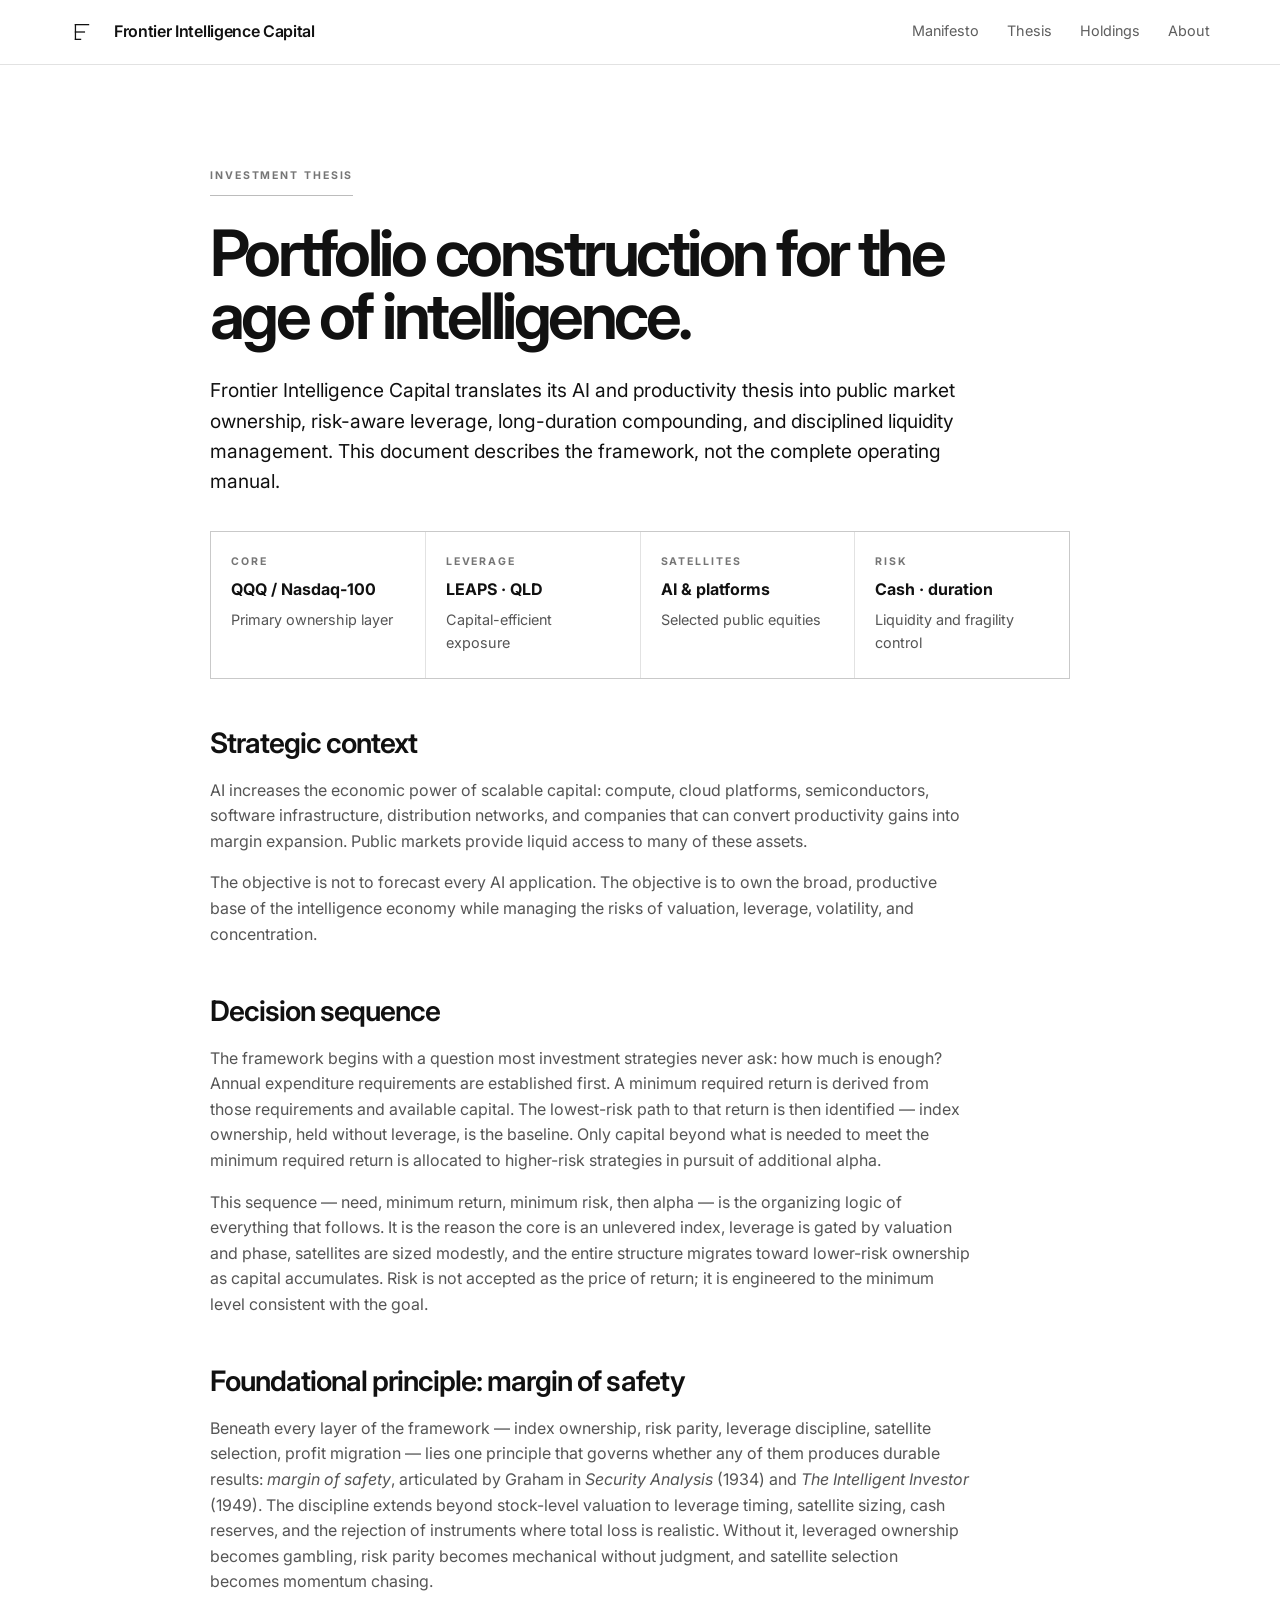
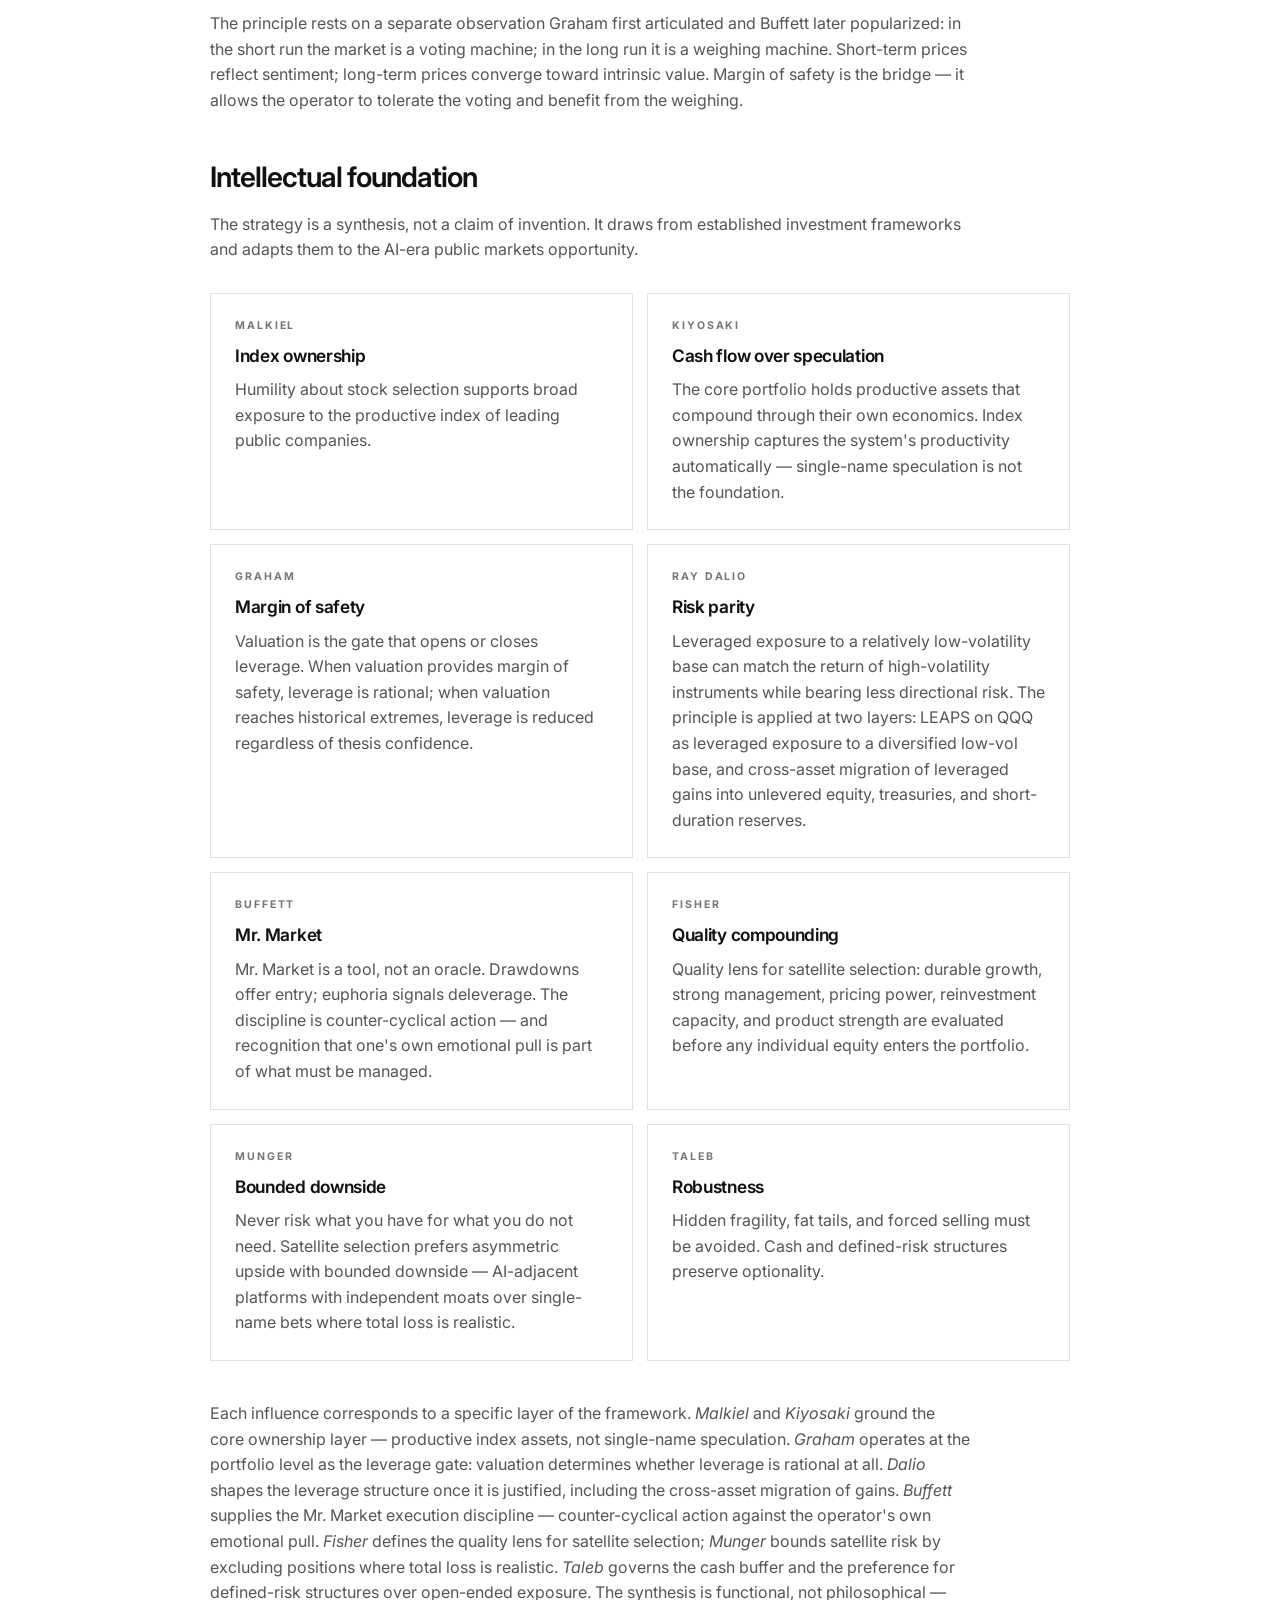
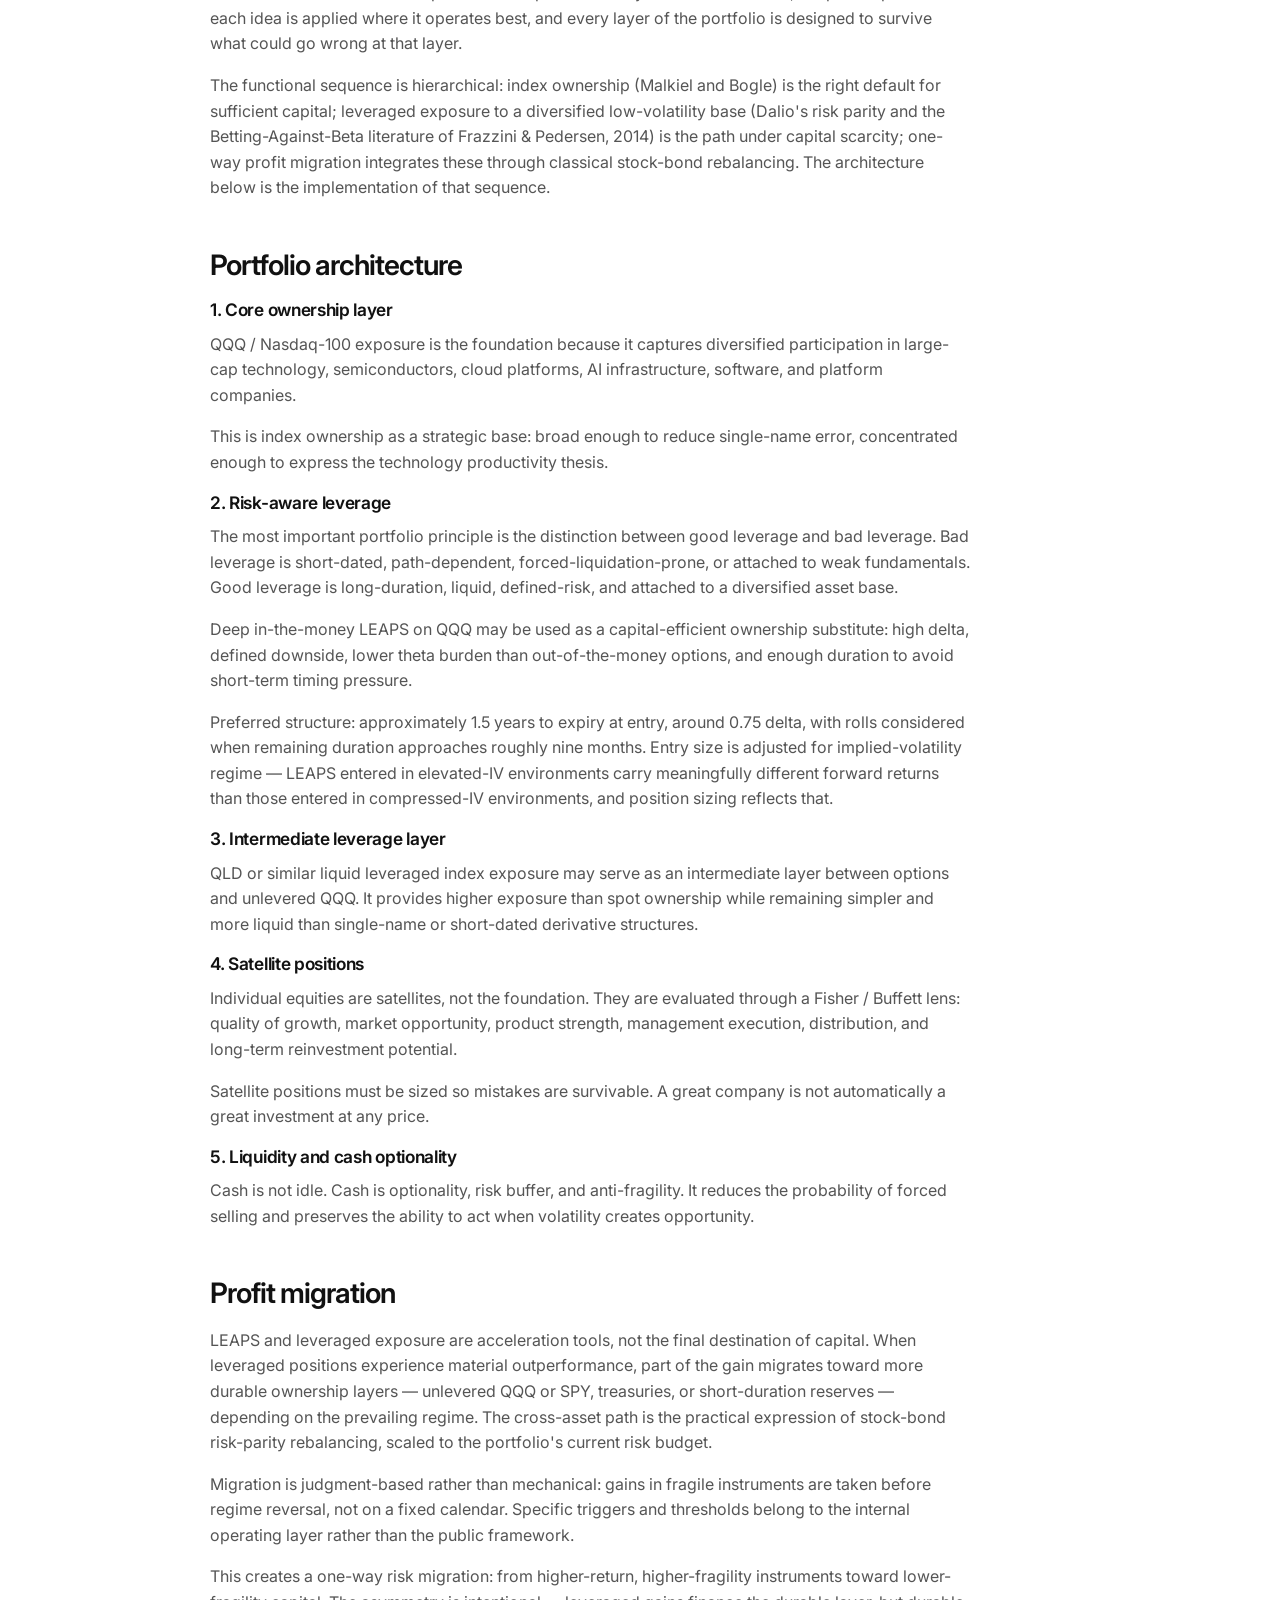
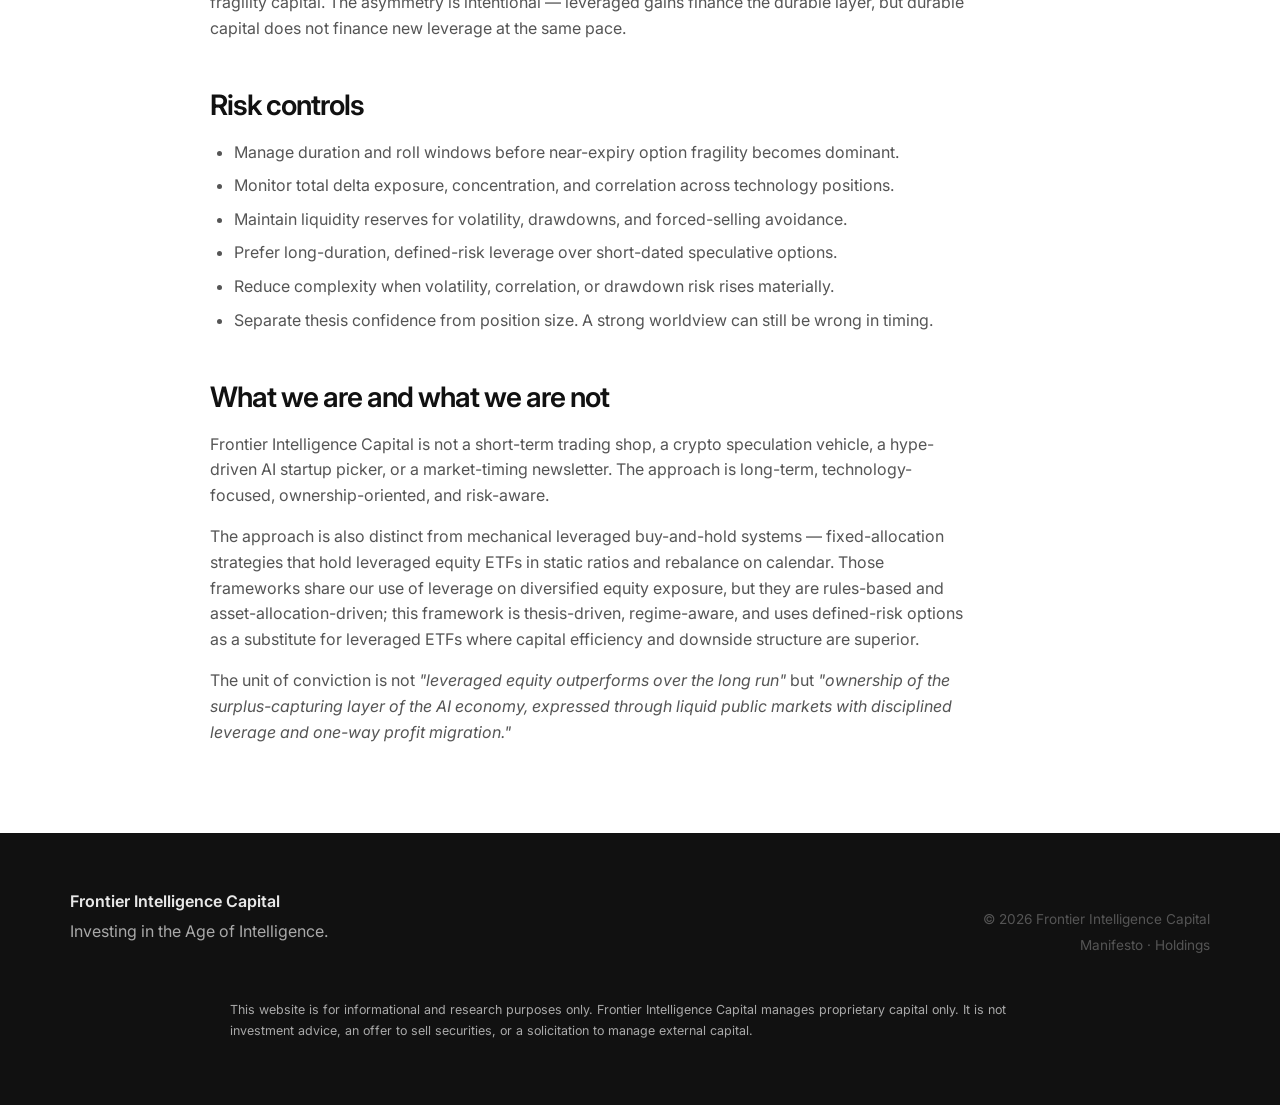
<file: investment-thesis.html>
<!doctype html>
<html lang="en">
<head>
  <meta charset="utf-8" />
  <meta name="viewport" content="width=device-width, initial-scale=1" />
  <title>Investment Thesis — Frontier Intelligence Capital</title>
  <meta name="description" content="Frontier Intelligence Capital investment thesis: public market ownership, defined-risk leverage, and portfolio construction for the age of intelligence. A synthesis of index ownership, quality compounding, and disciplined leverage." />
  <meta name="theme-color" content="#ffffff" />
  <link rel="icon" type="image/png" href="assets/logo/frontier-intelligence-capital-mark.svg" />
  <link rel="preconnect" href="https://fonts.googleapis.com">
  <link rel="preconnect" href="https://fonts.gstatic.com" crossorigin>
  <link href="https://fonts.googleapis.com/css2?family=Fraunces:opsz,wght@9..144,400;9..144,500;9..144,600&family=Inter:wght@400;500;600;700&display=swap" rel="stylesheet">
  <link rel="stylesheet" href="style.css" />
</head>
<body>
  <header class="site-header">
    <div class="bar">
      <a class="brand" href="index.html" aria-label="Frontier Intelligence Capital">
        <img class="mark" src="assets/logo/frontier-intelligence-capital-mark.svg" alt="" />
        <span class="wordmark">Frontier Intelligence Capital</span>
      </a>
      <nav class="site-nav" aria-label="Primary">
        <a href="manifesto.html">Manifesto</a>
        <a href="investment-thesis.html">Thesis</a>
        <a href="holdings.html">Holdings</a>
        <a href="about.html">About</a>
      </nav>
    </div>
  </header>

  <main class="article-page">
    <p class="eyebrow">Investment Thesis</p>
    <article class="article">
      <h1>Portfolio construction for the age of intelligence.</h1>
      <p class="lede">Frontier Intelligence Capital translates its AI and productivity thesis into public market ownership, risk-aware leverage, long-duration compounding, and disciplined liquidity management. This document describes the framework, not the complete operating manual.</p>

      <div class="memo-summary">
        <section><span>Core</span><strong>QQQ / Nasdaq-100</strong><em>Primary ownership layer</em></section>
        <section><span>Leverage</span><strong>LEAPS · QLD</strong><em>Capital-efficient exposure</em></section>
        <section><span>Satellites</span><strong>AI & platforms</strong><em>Selected public equities</em></section>
        <section><span>Risk</span><strong>Cash · duration</strong><em>Liquidity and fragility control</em></section>
      </div>

      <h2>Strategic context</h2>
      <p>AI increases the economic power of scalable capital: compute, cloud platforms, semiconductors, software infrastructure, distribution networks, and companies that can convert productivity gains into margin expansion. Public markets provide liquid access to many of these assets.</p>
      <p>The objective is not to forecast every AI application. The objective is to own the broad, productive base of the intelligence economy while managing the risks of valuation, leverage, volatility, and concentration.</p>

      <h2>Decision sequence</h2>
      <p>The framework begins with a question most investment strategies never ask: how much is enough? Annual expenditure requirements are established first. A minimum required return is derived from those requirements and available capital. The lowest-risk path to that return is then identified — index ownership, held without leverage, is the baseline. Only capital beyond what is needed to meet the minimum required return is allocated to higher-risk strategies in pursuit of additional alpha.</p>
      <p>This sequence — need, minimum return, minimum risk, then alpha — is the organizing logic of everything that follows. It is the reason the core is an unlevered index, leverage is gated by valuation and phase, satellites are sized modestly, and the entire structure migrates toward lower-risk ownership as capital accumulates. Risk is not accepted as the price of return; it is engineered to the minimum level consistent with the goal.</p>

      <h2>Foundational principle: margin of safety</h2>
      <p>Beneath every layer of the framework — index ownership, risk parity, leverage discipline, satellite selection, profit migration — lies one principle that governs whether any of them produces durable results: <em>margin of safety</em>, articulated by Graham in <em>Security Analysis</em> (1934) and <em>The Intelligent Investor</em> (1949). The discipline extends beyond stock-level valuation to leverage timing, satellite sizing, cash reserves, and the rejection of instruments where total loss is realistic. Without it, leveraged ownership becomes gambling, risk parity becomes mechanical without judgment, and satellite selection becomes momentum chasing.</p>
      <p>The principle rests on a separate observation Graham first articulated and Buffett later popularized: in the short run the market is a voting machine; in the long run it is a weighing machine. Short-term prices reflect sentiment; long-term prices converge toward intrinsic value. Margin of safety is the bridge — it allows the operator to tolerate the voting and benefit from the weighing.</p>

      <h2>Intellectual foundation</h2>
      <p>The strategy is a synthesis, not a claim of invention. It draws from established investment frameworks and adapts them to the AI-era public markets opportunity.</p>
      <div class="influence-grid">
        <section><span>Malkiel</span><h3>Index ownership</h3><p>Humility about stock selection supports broad exposure to the productive index of leading public companies.</p></section>
        <section><span>Kiyosaki</span><h3>Cash flow over speculation</h3><p>The core portfolio holds productive assets that compound through their own economics. Index ownership captures the system's productivity automatically — single-name speculation is not the foundation.</p></section>
        <section><span>Graham</span><h3>Margin of safety</h3><p>Valuation is the gate that opens or closes leverage. When valuation provides margin of safety, leverage is rational; when valuation reaches historical extremes, leverage is reduced regardless of thesis confidence.</p></section>
        <section><span>Ray Dalio</span><h3>Risk parity</h3><p>Leveraged exposure to a relatively low-volatility base can match the return of high-volatility instruments while bearing less directional risk. The principle is applied at two layers: LEAPS on QQQ as leveraged exposure to a diversified low-vol base, and cross-asset migration of leveraged gains into unlevered equity, treasuries, and short-duration reserves.</p></section>
        <section><span>Buffett</span><h3>Mr. Market</h3><p>Mr. Market is a tool, not an oracle. Drawdowns offer entry; euphoria signals deleverage. The discipline is counter-cyclical action — and recognition that one's own emotional pull is part of what must be managed.</p></section>
        <section><span>Fisher</span><h3>Quality compounding</h3><p>Quality lens for satellite selection: durable growth, strong management, pricing power, reinvestment capacity, and product strength are evaluated before any individual equity enters the portfolio.</p></section>
        <section><span>Munger</span><h3>Bounded downside</h3><p>Never risk what you have for what you do not need. Satellite selection prefers asymmetric upside with bounded downside — AI-adjacent platforms with independent moats over single-name bets where total loss is realistic.</p></section>
        <section><span>Taleb</span><h3>Robustness</h3><p>Hidden fragility, fat tails, and forced selling must be avoided. Cash and defined-risk structures preserve optionality.</p></section>
      </div>
      <p>Each influence corresponds to a specific layer of the framework. <em>Malkiel</em> and <em>Kiyosaki</em> ground the core ownership layer — productive index assets, not single-name speculation. <em>Graham</em> operates at the portfolio level as the leverage gate: valuation determines whether leverage is rational at all. <em>Dalio</em> shapes the leverage structure once it is justified, including the cross-asset migration of gains. <em>Buffett</em> supplies the Mr. Market execution discipline — counter-cyclical action against the operator's own emotional pull. <em>Fisher</em> defines the quality lens for satellite selection; <em>Munger</em> bounds satellite risk by excluding positions where total loss is realistic. <em>Taleb</em> governs the cash buffer and the preference for defined-risk structures over open-ended exposure. The synthesis is functional, not philosophical — each idea is applied where it operates best, and every layer of the portfolio is designed to survive what could go wrong at that layer.</p>
      <p>The functional sequence is hierarchical: index ownership (Malkiel and Bogle) is the right default for sufficient capital; leveraged exposure to a diversified low-volatility base (Dalio's risk parity and the Betting-Against-Beta literature of Frazzini &amp; Pedersen, 2014) is the path under capital scarcity; one-way profit migration integrates these through classical stock-bond rebalancing. The architecture below is the implementation of that sequence.</p>

      <h2>Portfolio architecture</h2>
      <h3>1. Core ownership layer</h3>
      <p>QQQ / Nasdaq-100 exposure is the foundation because it captures diversified participation in large-cap technology, semiconductors, cloud platforms, AI infrastructure, software, and platform companies.</p>
      <p>This is index ownership as a strategic base: broad enough to reduce single-name error, concentrated enough to express the technology productivity thesis.</p>

      <h3>2. Risk-aware leverage</h3>
      <p>The most important portfolio principle is the distinction between good leverage and bad leverage. Bad leverage is short-dated, path-dependent, forced-liquidation-prone, or attached to weak fundamentals. Good leverage is long-duration, liquid, defined-risk, and attached to a diversified asset base.</p>
      <p>Deep in-the-money LEAPS on QQQ may be used as a capital-efficient ownership substitute: high delta, defined downside, lower theta burden than out-of-the-money options, and enough duration to avoid short-term timing pressure.</p>
      <p>Preferred structure: approximately 1.5 years to expiry at entry, around 0.75 delta, with rolls considered when remaining duration approaches roughly nine months. Entry size is adjusted for implied-volatility regime — LEAPS entered in elevated-IV environments carry meaningfully different forward returns than those entered in compressed-IV environments, and position sizing reflects that.</p>

      <h3>3. Intermediate leverage layer</h3>
      <p>QLD or similar liquid leveraged index exposure may serve as an intermediate layer between options and unlevered QQQ. It provides higher exposure than spot ownership while remaining simpler and more liquid than single-name or short-dated derivative structures.</p>

      <h3>4. Satellite positions</h3>
      <p>Individual equities are satellites, not the foundation. They are evaluated through a Fisher / Buffett lens: quality of growth, market opportunity, product strength, management execution, distribution, and long-term reinvestment potential.</p>
      <p>Satellite positions must be sized so mistakes are survivable. A great company is not automatically a great investment at any price.</p>

      <h3>5. Liquidity and cash optionality</h3>
      <p>Cash is not idle. Cash is optionality, risk buffer, and anti-fragility. It reduces the probability of forced selling and preserves the ability to act when volatility creates opportunity.</p>

      <h2>Profit migration</h2>
      <p>LEAPS and leveraged exposure are acceleration tools, not the final destination of capital. When leveraged positions experience material outperformance, part of the gain migrates toward more durable ownership layers — unlevered QQQ or SPY, treasuries, or short-duration reserves — depending on the prevailing regime. The cross-asset path is the practical expression of stock-bond risk-parity rebalancing, scaled to the portfolio's current risk budget.</p>
      <p>Migration is judgment-based rather than mechanical: gains in fragile instruments are taken before regime reversal, not on a fixed calendar. Specific triggers and thresholds belong to the internal operating layer rather than the public framework.</p>
      <p>This creates a one-way risk migration: from higher-return, higher-fragility instruments toward lower-fragility capital. The asymmetry is intentional — leveraged gains finance the durable layer, but durable capital does not finance new leverage at the same pace.</p>

      <h2>Risk controls</h2>
      <ul>
        <li>Manage duration and roll windows before near-expiry option fragility becomes dominant.</li>
        <li>Monitor total delta exposure, concentration, and correlation across technology positions.</li>
        <li>Maintain liquidity reserves for volatility, drawdowns, and forced-selling avoidance.</li>
        <li>Prefer long-duration, defined-risk leverage over short-dated speculative options.</li>
        <li>Reduce complexity when volatility, correlation, or drawdown risk rises materially.</li>
        <li>Separate thesis confidence from position size. A strong worldview can still be wrong in timing.</li>
      </ul>

      <h2>What we are and what we are not</h2>
      <p>Frontier Intelligence Capital is not a short-term trading shop, a crypto speculation vehicle, a hype-driven AI startup picker, or a market-timing newsletter. The approach is long-term, technology-focused, ownership-oriented, and risk-aware.</p>
      <p>The approach is also distinct from mechanical leveraged buy-and-hold systems — fixed-allocation strategies that hold leveraged equity ETFs in static ratios and rebalance on calendar. Those frameworks share our use of leverage on diversified equity exposure, but they are rules-based and asset-allocation-driven; this framework is thesis-driven, regime-aware, and uses defined-risk options as a substitute for leveraged ETFs where capital efficiency and downside structure are superior.</p>
      <p>The unit of conviction is not <em>"leveraged equity outperforms over the long run"</em> but <em>"ownership of the surplus-capturing layer of the AI economy, expressed through liquid public markets with disciplined leverage and one-way profit migration."</em></p>
    </article>
  </main>

  <footer>
    <div class="footer-inner">
      <div class="foot-brand"><p class="mark">Frontier Intelligence Capital</p><p class="tag">Investing in the Age of Intelligence.</p></div>
      <div class="foot-meta"><p>© <span id="year">2026</span> Frontier Intelligence Capital</p><p><a href="manifesto.html">Manifesto</a> · <a href="holdings.html">Holdings</a></p></div>
    </div>
    <p class="disclaimer">This website is for informational and research purposes only. Frontier Intelligence Capital manages proprietary capital only. It is not investment advice, an offer to sell securities, or a solicitation to manage external capital.</p>
  </footer>
  <script>document.getElementById('year').textContent = new Date().getFullYear();</script>
</body>
</html>
</file>
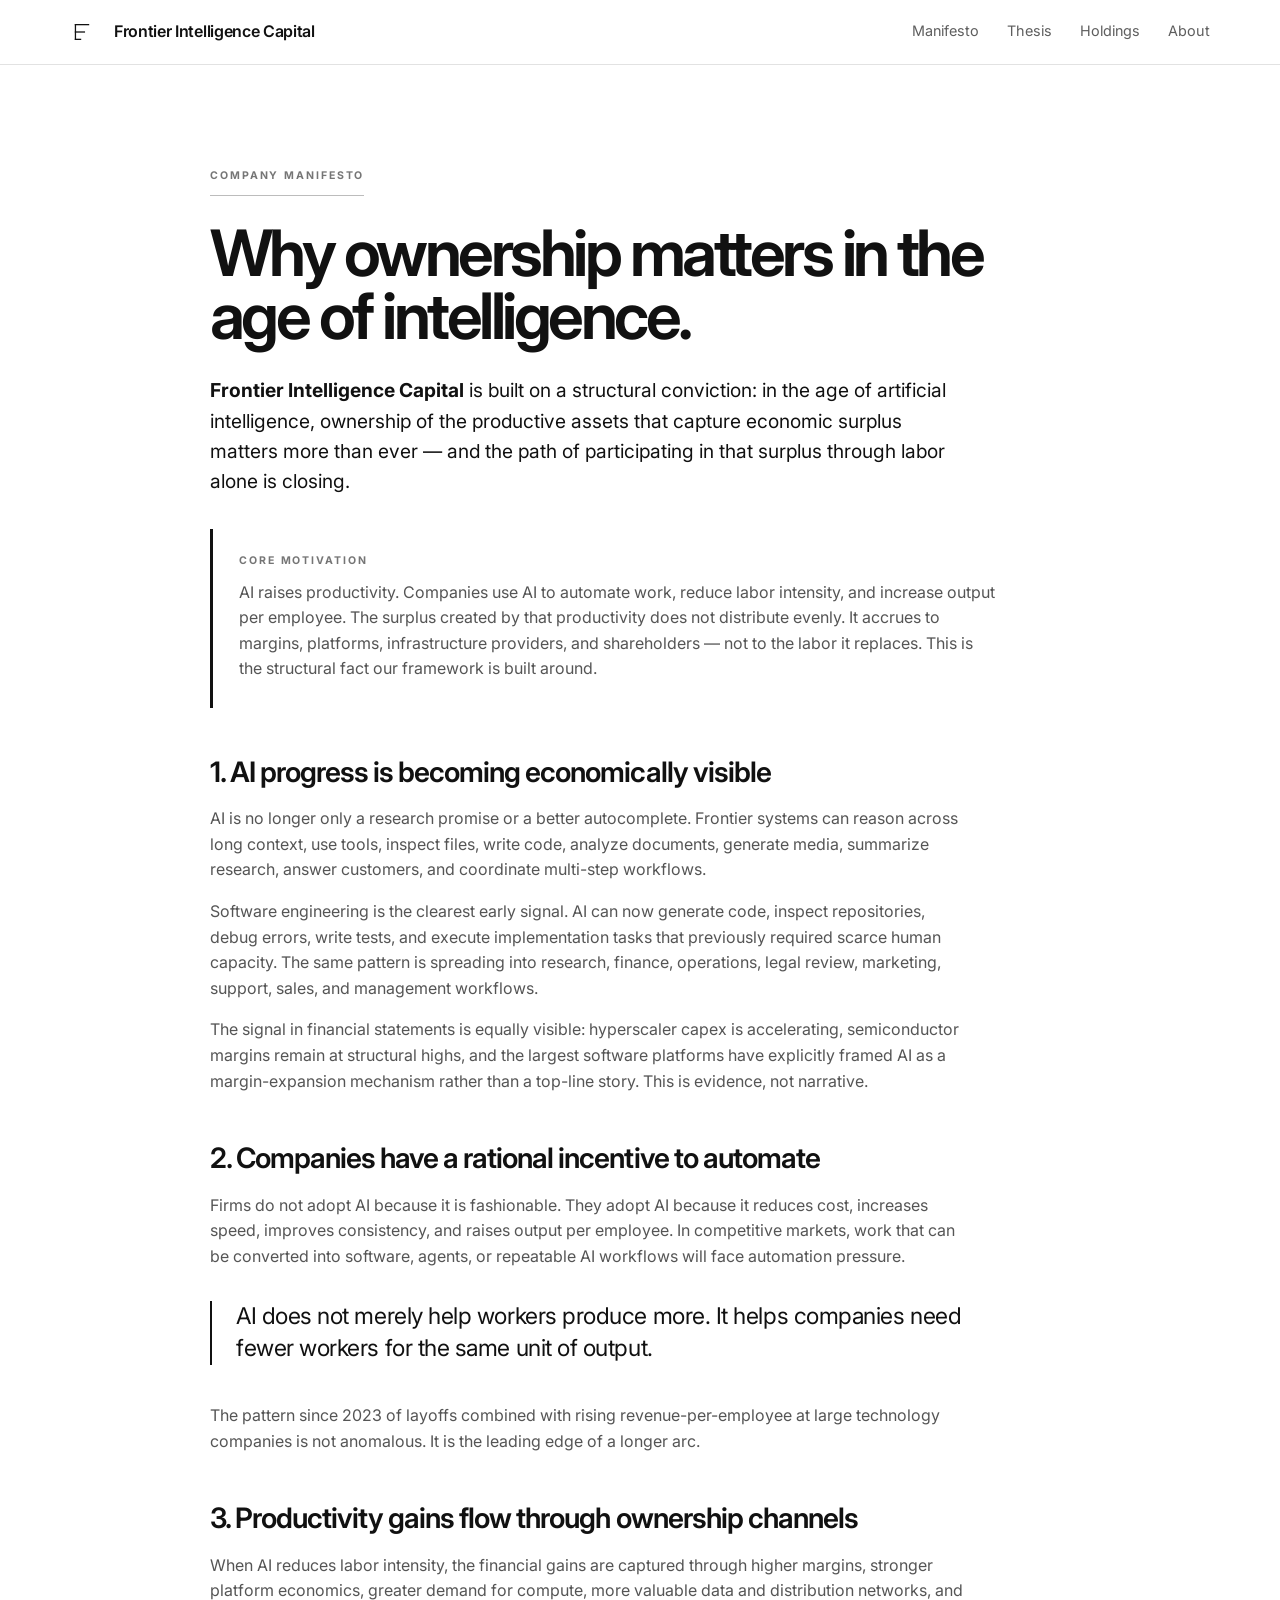
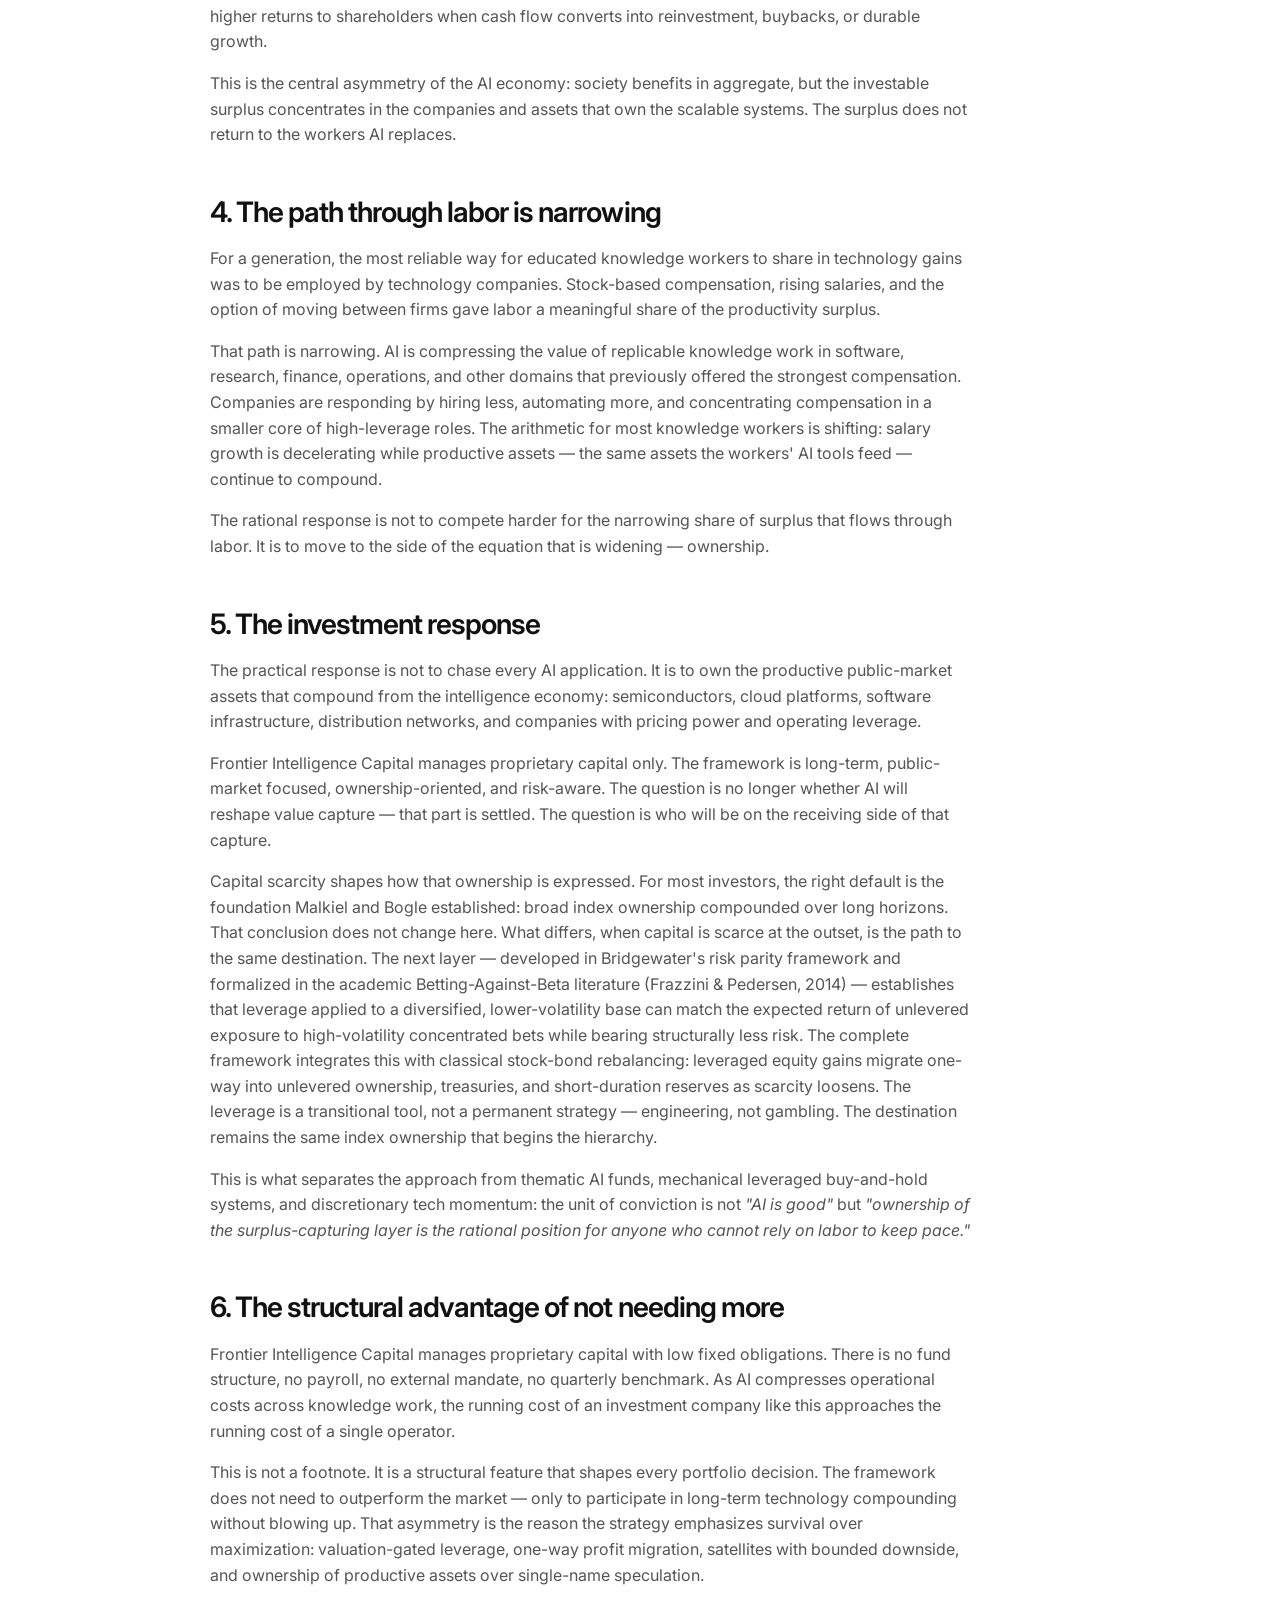
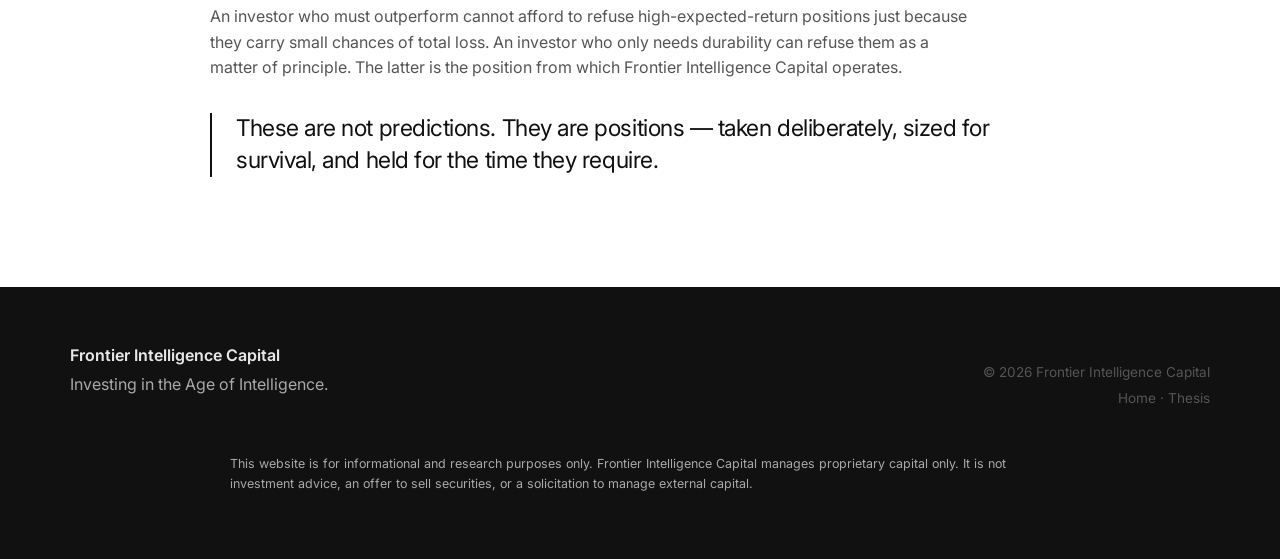
<file: manifesto.html>
<!doctype html>
<html lang="en">
<head>
  <meta charset="utf-8" />
  <meta name="viewport" content="width=device-width, initial-scale=1" />
  <title>Company Manifesto — Frontier Intelligence Capital</title>
  <meta name="description" content="Frontier Intelligence Capital manifesto: why ownership of the productive assets that capture AI's economic surplus matters more than labor in the age of artificial intelligence." />
  <meta name="theme-color" content="#ffffff" />
  <link rel="icon" type="image/png" href="assets/logo/frontier-intelligence-capital-mark.svg" />
  <link rel="preconnect" href="https://fonts.googleapis.com">
  <link rel="preconnect" href="https://fonts.gstatic.com" crossorigin>
  <link href="https://fonts.googleapis.com/css2?family=Fraunces:opsz,wght@9..144,400;9..144,500;9..144,600&family=Inter:wght@400;500;600;700&display=swap" rel="stylesheet">
  <link rel="stylesheet" href="style.css" />
</head>
<body>
  <header class="site-header">
    <div class="bar">
      <a class="brand" href="index.html" aria-label="Frontier Intelligence Capital">
        <img class="mark" src="assets/logo/frontier-intelligence-capital-mark.svg" alt="" />
        <span class="wordmark">Frontier Intelligence Capital</span>
      </a>
      <nav class="site-nav" aria-label="Primary">
        <a href="manifesto.html">Manifesto</a>
        <a href="investment-thesis.html">Thesis</a>
        <a href="holdings.html">Holdings</a>
        <a href="about.html">About</a>
      </nav>
    </div>
  </header>

  <main class="article-page">
    <p class="eyebrow">Company Manifesto</p>
    <article class="article">
      <h1>Why ownership matters in the age of intelligence.</h1>
      <p class="lede"><strong>Frontier Intelligence Capital</strong> is built on a structural conviction: in the age of artificial intelligence, ownership of the productive assets that capture economic surplus matters more than ever — and the path of participating in that surplus through labor alone is closing.</p>

      <div class="manifesto-thesis">
        <span>Core motivation</span>
        <p>AI raises productivity. Companies use AI to automate work, reduce labor intensity, and increase output per employee. The surplus created by that productivity does not distribute evenly. It accrues to margins, platforms, infrastructure providers, and shareholders — not to the labor it replaces. This is the structural fact our framework is built around.</p>
      </div>

      <h2>1. AI progress is becoming economically visible</h2>
      <p>AI is no longer only a research promise or a better autocomplete. Frontier systems can reason across long context, use tools, inspect files, write code, analyze documents, generate media, summarize research, answer customers, and coordinate multi-step workflows.</p>
      <p>Software engineering is the clearest early signal. AI can now generate code, inspect repositories, debug errors, write tests, and execute implementation tasks that previously required scarce human capacity. The same pattern is spreading into research, finance, operations, legal review, marketing, support, sales, and management workflows.</p>
      <p>The signal in financial statements is equally visible: hyperscaler capex is accelerating, semiconductor margins remain at structural highs, and the largest software platforms have explicitly framed AI as a margin-expansion mechanism rather than a top-line story. This is evidence, not narrative.</p>

      <h2>2. Companies have a rational incentive to automate</h2>
      <p>Firms do not adopt AI because it is fashionable. They adopt AI because it reduces cost, increases speed, improves consistency, and raises output per employee. In competitive markets, work that can be converted into software, agents, or repeatable AI workflows will face automation pressure.</p>
      <blockquote>AI does not merely help workers produce more. It helps companies need fewer workers for the same unit of output.</blockquote>
      <p>The pattern since 2023 of layoffs combined with rising revenue-per-employee at large technology companies is not anomalous. It is the leading edge of a longer arc.</p>

      <h2>3. Productivity gains flow through ownership channels</h2>
      <p>When AI reduces labor intensity, the financial gains are captured through higher margins, stronger platform economics, greater demand for compute, more valuable data and distribution networks, and higher returns to shareholders when cash flow converts into reinvestment, buybacks, or durable growth.</p>
      <p>This is the central asymmetry of the AI economy: society benefits in aggregate, but the investable surplus concentrates in the companies and assets that own the scalable systems. The surplus does not return to the workers AI replaces.</p>

      <h2>4. The path through labor is narrowing</h2>
      <p>For a generation, the most reliable way for educated knowledge workers to share in technology gains was to be employed by technology companies. Stock-based compensation, rising salaries, and the option of moving between firms gave labor a meaningful share of the productivity surplus.</p>
      <p>That path is narrowing. AI is compressing the value of replicable knowledge work in software, research, finance, operations, and other domains that previously offered the strongest compensation. Companies are responding by hiring less, automating more, and concentrating compensation in a smaller core of high-leverage roles. The arithmetic for most knowledge workers is shifting: salary growth is decelerating while productive assets — the same assets the workers' AI tools feed — continue to compound.</p>
      <p>The rational response is not to compete harder for the narrowing share of surplus that flows through labor. It is to move to the side of the equation that is widening — ownership.</p>

      <h2>5. The investment response</h2>
      <p>The practical response is not to chase every AI application. It is to own the productive public-market assets that compound from the intelligence economy: semiconductors, cloud platforms, software infrastructure, distribution networks, and companies with pricing power and operating leverage.</p>
      <p>Frontier Intelligence Capital manages proprietary capital only. The framework is long-term, public-market focused, ownership-oriented, and risk-aware. The question is no longer whether AI will reshape value capture — that part is settled. The question is who will be on the receiving side of that capture.</p>
      <p>Capital scarcity shapes how that ownership is expressed. For most investors, the right default is the foundation Malkiel and Bogle established: broad index ownership compounded over long horizons. That conclusion does not change here. What differs, when capital is scarce at the outset, is the path to the same destination. The next layer — developed in Bridgewater's risk parity framework and formalized in the academic Betting-Against-Beta literature (Frazzini &amp; Pedersen, 2014) — establishes that leverage applied to a diversified, lower-volatility base can match the expected return of unlevered exposure to high-volatility concentrated bets while bearing structurally less risk. The complete framework integrates this with classical stock-bond rebalancing: leveraged equity gains migrate one-way into unlevered ownership, treasuries, and short-duration reserves as scarcity loosens. The leverage is a transitional tool, not a permanent strategy — engineering, not gambling. The destination remains the same index ownership that begins the hierarchy.</p>
      <p>This is what separates the approach from thematic AI funds, mechanical leveraged buy-and-hold systems, and discretionary tech momentum: the unit of conviction is not <em>"AI is good"</em> but <em>"ownership of the surplus-capturing layer is the rational position for anyone who cannot rely on labor to keep pace."</em></p>

      <h2>6. The structural advantage of not needing more</h2>
      <p>Frontier Intelligence Capital manages proprietary capital with low fixed obligations. There is no fund structure, no payroll, no external mandate, no quarterly benchmark. As AI compresses operational costs across knowledge work, the running cost of an investment company like this approaches the running cost of a single operator.</p>
      <p>This is not a footnote. It is a structural feature that shapes every portfolio decision. The framework does not need to outperform the market — only to participate in long-term technology compounding without blowing up. That asymmetry is the reason the strategy emphasizes survival over maximization: valuation-gated leverage, one-way profit migration, satellites with bounded downside, and ownership of productive assets over single-name speculation.</p>
      <p>An investor who must outperform cannot afford to refuse high-expected-return positions just because they carry small chances of total loss. An investor who only needs durability can refuse them as a matter of principle. The latter is the position from which Frontier Intelligence Capital operates.</p>

      <blockquote>These are not predictions. They are positions — taken deliberately, sized for survival, and held for the time they require.</blockquote>
    </article>
  </main>

  <footer>
    <div class="footer-inner">
      <div class="foot-brand"><p class="mark">Frontier Intelligence Capital</p><p class="tag">Investing in the Age of Intelligence.</p></div>
      <div class="foot-meta"><p>© <span id="year">2026</span> Frontier Intelligence Capital</p><p><a href="index.html">Home</a> · <a href="investment-thesis.html">Thesis</a></p></div>
    </div>
    <p class="disclaimer">This website is for informational and research purposes only. Frontier Intelligence Capital manages proprietary capital only. It is not investment advice, an offer to sell securities, or a solicitation to manage external capital.</p>
  </footer>
  <script>document.getElementById('year').textContent = new Date().getFullYear();</script>
</body>
</html>
</file>
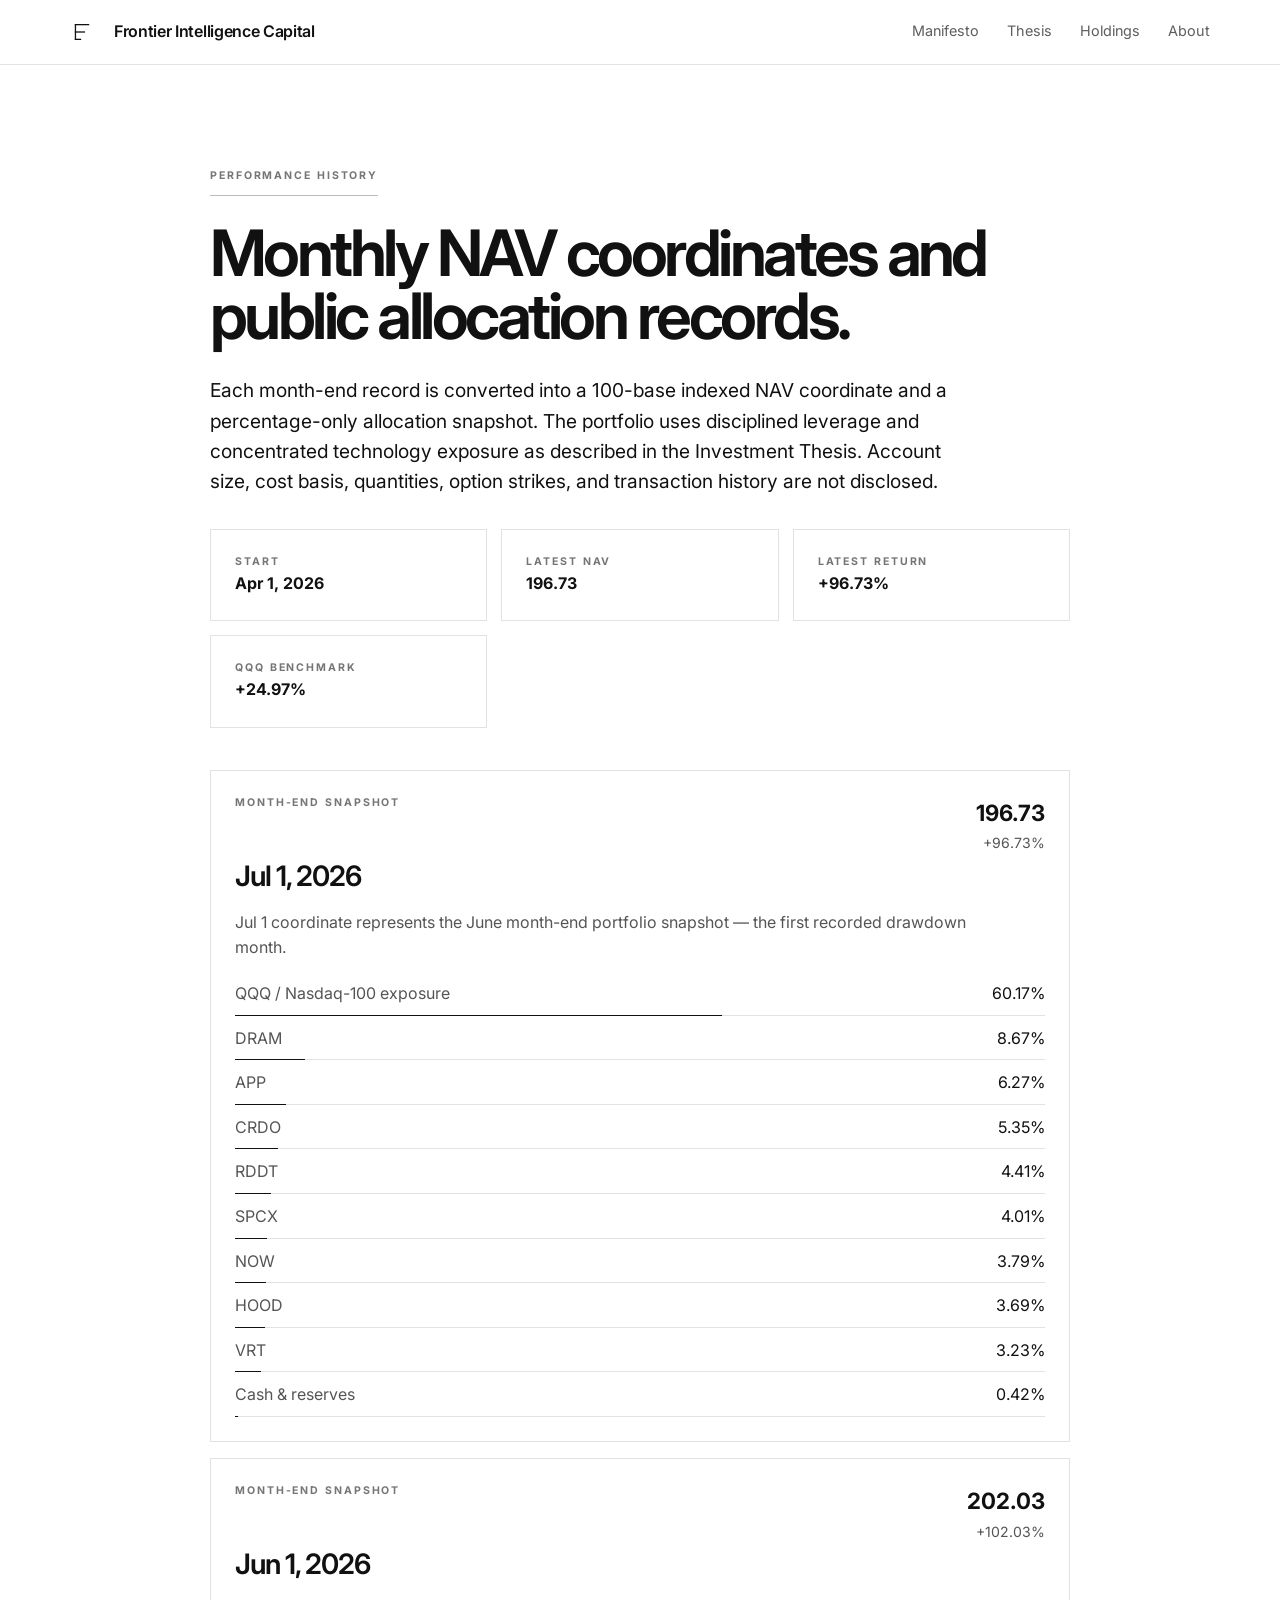
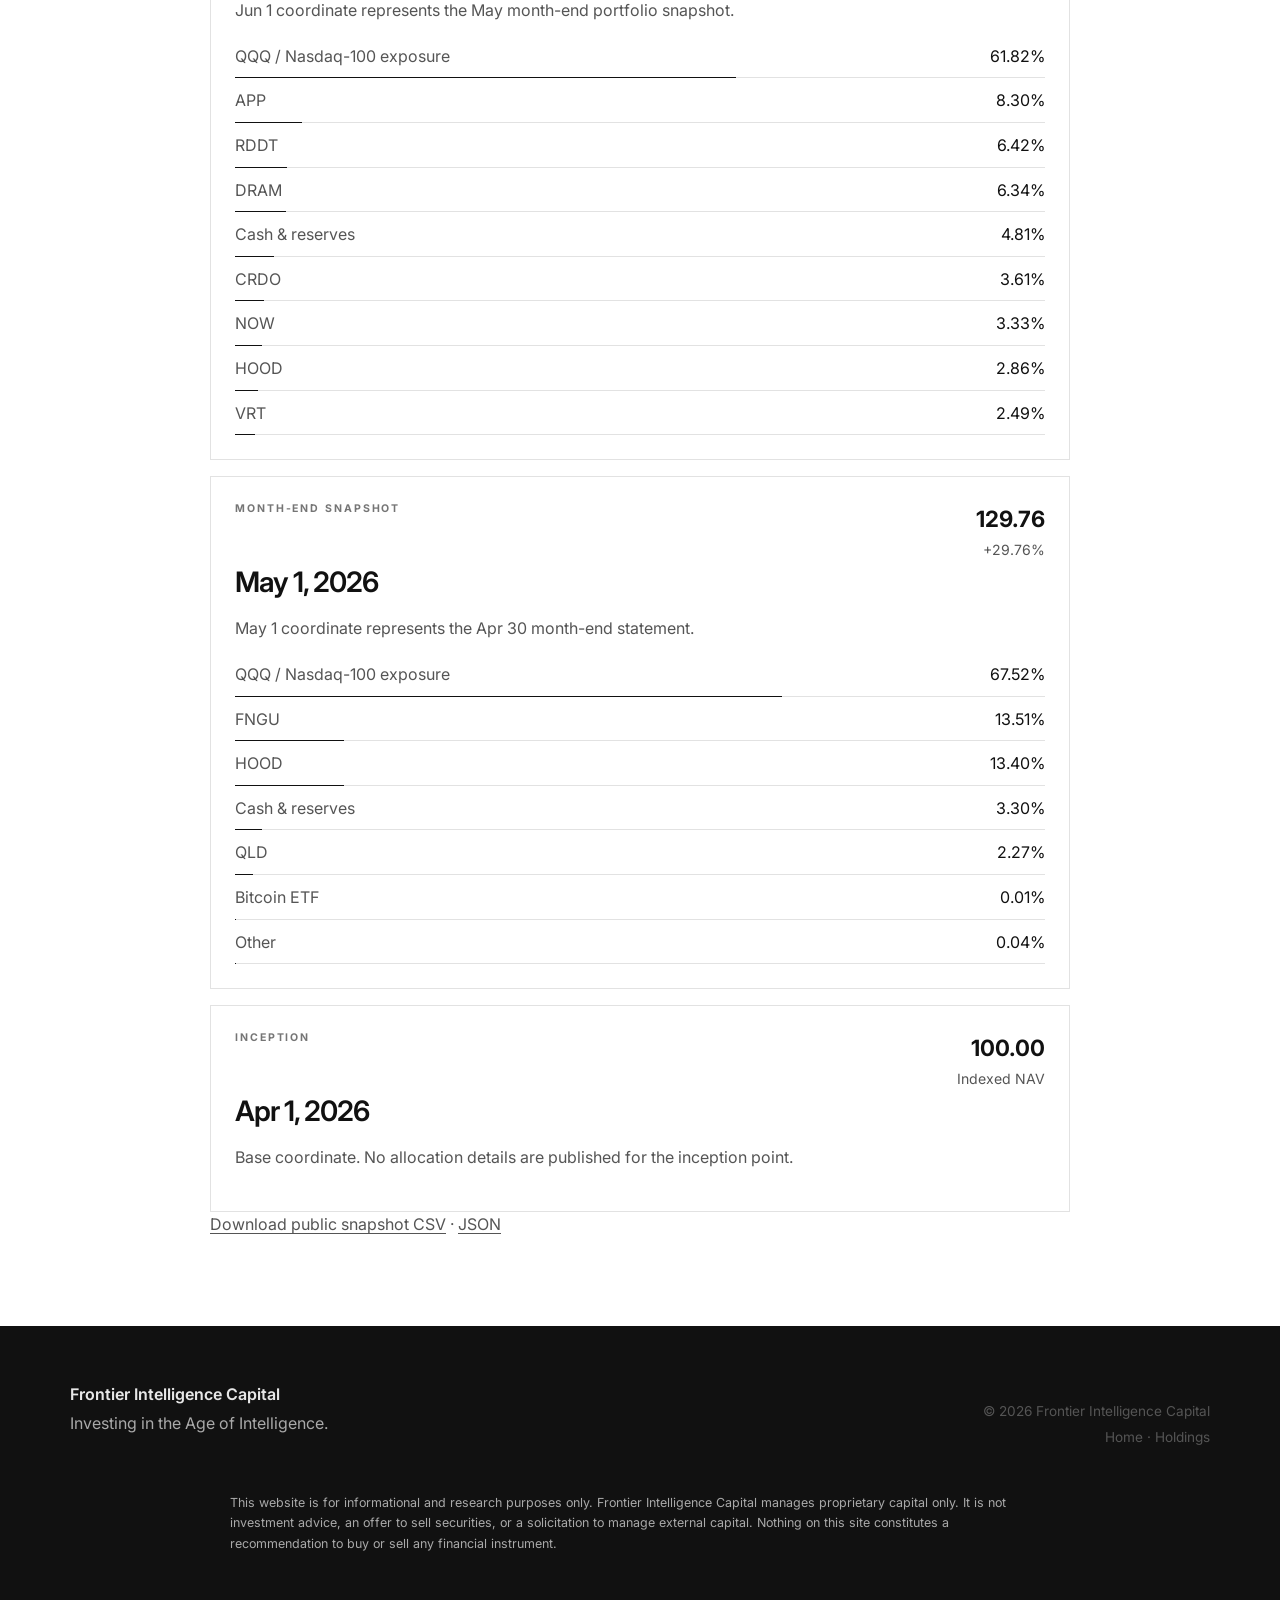
<file: performance-history.html>
<!doctype html>
<html lang="en">
<head>
  <meta charset="utf-8" />
  <meta name="viewport" content="width=device-width, initial-scale=1" />
  <title>Performance History — Frontier Intelligence Capital</title>
  <meta name="description" content="Monthly indexed NAV and public allocation history for Frontier Intelligence Capital." />
  <meta name="theme-color" content="#ffffff" />
  <link rel="icon" type="image/png" href="assets/logo/frontier-intelligence-capital-mark.svg" />
  <link rel="preconnect" href="https://fonts.googleapis.com">
  <link rel="preconnect" href="https://fonts.gstatic.com" crossorigin>
  <link href="https://fonts.googleapis.com/css2?family=Fraunces:opsz,wght@9..144,400;9..144,500;9..144,600&family=Inter:wght@400;500;600;700&display=swap" rel="stylesheet">
  <link rel="stylesheet" href="style.css" />
</head>
<body>
  <header class="site-header">
    <div class="bar">
      <a class="brand" href="index.html" aria-label="Frontier Intelligence Capital">
        <img class="mark" src="assets/logo/frontier-intelligence-capital-mark.svg" alt="" />
        <span class="wordmark">Frontier Intelligence Capital</span>
      </a>
      <nav class="site-nav" aria-label="Primary">
        <a href="manifesto.html">Manifesto</a>
        <a href="investment-thesis.html">Thesis</a>
        <a href="holdings.html">Holdings</a>
        <a href="about.html">About</a>
      </nav>
    </div>
  </header>

  <main class="article-page">
    <p class="eyebrow">Performance History</p>
    <article class="article">
      <h1>Monthly NAV coordinates and public allocation records.</h1>
      <p class="lede">Each month-end record is converted into a 100-base indexed NAV coordinate and a percentage-only allocation snapshot. The portfolio uses disciplined leverage and concentrated technology exposure as described in the <a href="investment-thesis.html">Investment Thesis</a>. Account size, cost basis, quantities, option strikes, and transaction history are not disclosed.</p>

      <div class="history-summary">
        <section><span>Start</span><strong>Apr 1, 2026</strong></section>
        <section><span>Latest NAV</span><strong>196.73</strong></section>
        <section><span>Latest Return</span><strong>+96.73%</strong></section>
        <section><span>QQQ Benchmark</span><strong>+24.97%</strong></section>
      </div>

      <div class="snapshot-list">
        <section class="snapshot-card latest">
          <div class="snapshot-head">
            <div><span class="profile-label">Month-end snapshot</span><h2>Jul 1, 2026</h2></div>
            <div class="snapshot-nav"><strong>196.73</strong><span>+96.73%</span></div>
          </div>
          <p>Jul 1 coordinate represents the June month-end portfolio snapshot — the first recorded drawdown month.</p>
          <div class="snapshot-allocation">
            <div><span>QQQ / Nasdaq-100 exposure</span><em>60.17%</em><i style="--w:60.17%"></i></div>
            <div><span>DRAM</span><em>8.67%</em><i style="--w:8.67%"></i></div>
            <div><span>APP</span><em>6.27%</em><i style="--w:6.27%"></i></div>
            <div><span>CRDO</span><em>5.35%</em><i style="--w:5.35%"></i></div>
            <div><span>RDDT</span><em>4.41%</em><i style="--w:4.41%"></i></div>
            <div><span>SPCX</span><em>4.01%</em><i style="--w:4.01%"></i></div>
            <div><span>NOW</span><em>3.79%</em><i style="--w:3.79%"></i></div>
            <div><span>HOOD</span><em>3.69%</em><i style="--w:3.69%"></i></div>
            <div><span>VRT</span><em>3.23%</em><i style="--w:3.23%"></i></div>
            <div><span>Cash & reserves</span><em>0.42%</em><i style="--w:0.42%"></i></div>
          </div>
        </section>
        <section class="snapshot-card">
          <div class="snapshot-head">
            <div><span class="profile-label">Month-end snapshot</span><h2>Jun 1, 2026</h2></div>
            <div class="snapshot-nav"><strong>202.03</strong><span>+102.03%</span></div>
          </div>
          <p>Jun 1 coordinate represents the May month-end portfolio snapshot.</p>
          <div class="snapshot-allocation">
            <div><span>QQQ / Nasdaq-100 exposure</span><em>61.82%</em><i style="--w:61.82%"></i></div>
            <div><span>APP</span><em>8.30%</em><i style="--w:8.30%"></i></div>
            <div><span>RDDT</span><em>6.42%</em><i style="--w:6.42%"></i></div>
            <div><span>DRAM</span><em>6.34%</em><i style="--w:6.34%"></i></div>
            <div><span>Cash & reserves</span><em>4.81%</em><i style="--w:4.81%"></i></div>
            <div><span>CRDO</span><em>3.61%</em><i style="--w:3.61%"></i></div>
            <div><span>NOW</span><em>3.33%</em><i style="--w:3.33%"></i></div>
            <div><span>HOOD</span><em>2.86%</em><i style="--w:2.86%"></i></div>
            <div><span>VRT</span><em>2.49%</em><i style="--w:2.49%"></i></div>
          </div>
        </section>
        <section class="snapshot-card">
          <div class="snapshot-head">
            <div><span class="profile-label">Month-end snapshot</span><h2>May 1, 2026</h2></div>
            <div class="snapshot-nav"><strong>129.76</strong><span>+29.76%</span></div>
          </div>
          <p>May 1 coordinate represents the Apr 30 month-end statement.</p>
          <div class="snapshot-allocation">
            <div><span>QQQ / Nasdaq-100 exposure</span><em>67.52%</em><i style="--w:67.52%"></i></div>
            <div><span>FNGU</span><em>13.51%</em><i style="--w:13.51%"></i></div>
            <div><span>HOOD</span><em>13.40%</em><i style="--w:13.40%"></i></div>
            <div><span>Cash & reserves</span><em>3.30%</em><i style="--w:3.30%"></i></div>
            <div><span>QLD</span><em>2.27%</em><i style="--w:2.27%"></i></div>
            <div><span>Bitcoin ETF</span><em>0.01%</em><i style="--w:0.01%"></i></div>
            <div><span>Other</span><em>0.04%</em><i style="--w:0.04%"></i></div>
          </div>
        </section>
        <section class="snapshot-card">
          <div class="snapshot-head">
            <div><span class="profile-label">Inception</span><h2>Apr 1, 2026</h2></div>
            <div class="snapshot-nav"><strong>100.00</strong><span>Indexed NAV</span></div>
          </div>
          <p>Base coordinate. No allocation details are published for the inception point.</p>
        </section>
      </div>

      <p class="data-links"><a href="data/performance/monthly-snapshots.csv">Download public snapshot CSV</a> · <a href="data/performance/monthly-snapshots.json">JSON</a></p>
    </article>
  </main>

  <footer>
    <div class="footer-inner">
      <div class="foot-brand"><p class="mark">Frontier Intelligence Capital</p><p class="tag">Investing in the Age of Intelligence.</p></div>
      <div class="foot-meta"><p>© <span id="year">2026</span> Frontier Intelligence Capital</p><p><a href="index.html">Home</a> · <a href="holdings.html">Holdings</a></p></div>
    </div>
    <p class="disclaimer">This website is for informational and research purposes only. Frontier Intelligence Capital manages proprietary capital only. It is not investment advice, an offer to sell securities, or a solicitation to manage external capital. Nothing on this site constitutes a recommendation to buy or sell any financial instrument.</p>
  </footer>
  <script>document.getElementById('year').textContent = new Date().getFullYear();</script>
</body>
</html>
</file>
<file: style.css>
:root {
  color-scheme: light;
  --bg: #ffffff;
  --text: #111111;
  --muted: #555555;
  --soft: #777777;
  --faint: #999999;
  --line: rgba(17, 17, 17, 0.12);
  --line-strong: rgba(17, 17, 17, 0.28);
  --surface: #ffffff;
  --surface-hover: #f6f6f6;
  --sans: "Inter", ui-sans-serif, system-ui, -apple-system, BlinkMacSystemFont, "Segoe UI", sans-serif;
  --serif: "Fraunces", Georgia, "Times New Roman", serif;
  --maxw: 1140px;
  --pad-x: 48px;
}

* { box-sizing: border-box; }
html { scroll-behavior: smooth; }
body {
  margin: 0;
  background: var(--bg);
  color: var(--text);
  font-family: var(--sans);
  font-size: 16px;
  line-height: 1.6;
  -webkit-font-smoothing: antialiased;
  -moz-osx-font-smoothing: grayscale;
  text-rendering: optimizeLegibility;
}
a { color: inherit; text-decoration: none; }
main { width: min(var(--maxw), calc(100% - var(--pad-x))); margin: 0 auto; }

/* Header */
.site-header {
  position: sticky;
  top: 0;
  z-index: 20;
  background: rgba(255,255,255,.94);
  backdrop-filter: blur(10px);
  -webkit-backdrop-filter: blur(10px);
  border-bottom: 1px solid var(--line);
}
.site-header .bar {
  width: min(var(--maxw), calc(100% - var(--pad-x)));
  margin: 0 auto;
  display: flex;
  align-items: center;
  justify-content: space-between;
  gap: 28px;
  padding: 16px 0;
}
.brand { display: flex; align-items: center; gap: 12px; white-space: nowrap; }
.brand .mark { width: 32px; height: 32px; object-fit: contain; display: block; }
.brand .wordmark { font-weight: 600; letter-spacing: -0.02em; color: var(--text); }
.site-nav { display: flex; gap: 28px; font-size: .9rem; }
.site-nav a { position: relative; color: rgba(17,17,17,.68); padding-bottom: 2px; }
.site-nav a::after {
  content: "";
  position: absolute;
  left: 0;
  right: 0;
  bottom: -2px;
  height: 1px;
  background: var(--text);
  opacity: 0;
  transform: scaleX(.55);
  transition: opacity 140ms ease, transform 140ms ease;
}
.site-nav a:hover { color: var(--text); }
.site-nav a:hover::after { opacity: 1; transform: scaleX(1); }

/* Shared typography */
h1, h2, h3, p { margin-top: 0; }
h1 {
  color: var(--text);
  font-size: clamp(2.55rem, 6vw, 5rem);
  line-height: .98;
  letter-spacing: -0.055em;
  font-weight: 640;
  margin-bottom: 28px;
}
h2 {
  color: var(--text);
  font-size: clamp(1.55rem, 2.2vw, 2.2rem);
  line-height: 1.15;
  letter-spacing: -0.035em;
  font-weight: 620;
  margin: 48px 0 18px;
}
h3 {
  color: var(--text);
  font-size: 1.08rem;
  line-height: 1.3;
  letter-spacing: -0.018em;
  font-weight: 620;
  margin: 0 0 10px;
}
p { color: var(--muted); }
.eyebrow,
.profile-label,
.card-kicker,
.band-label,
.framework-intro span,
.framework-pillars span,
.document-card span,
.thesis-panel span,
.core-question::before,
.influence-grid span,
.manifesto-thesis span,
.memo-summary span,
.metrics-grid span,
.history-summary span {
  display: block;
  color: rgba(17,17,17,.58);
  text-transform: uppercase;
  letter-spacing: .18em;
  font-size: .66rem;
  font-weight: 700;
}
.eyebrow {
  display: inline-block;
  margin: 0 0 28px;
  padding-bottom: 10px;
  border-bottom: 1px solid var(--line-strong);
}
.lead,
.lede,
.article .lede,
.band-body p.lede {
  color: var(--text);
  font-size: clamp(1.06rem, 1.5vw, 1.2rem);
  line-height: 1.58;
}

/* Buttons */
.actions { display: flex; flex-wrap: wrap; gap: 12px; margin-top: 8px; }
.btn {
  display: inline-flex;
  align-items: center;
  justify-content: center;
  padding: 12px 20px;
  border: 1px solid var(--line-strong);
  font-size: .9rem;
  font-weight: 550;
  transition: background 120ms ease, color 120ms ease, border-color 120ms ease;
}
.btn.primary { background: var(--text); border-color: var(--text); color: #fff; }
.btn.primary:hover { background: #333; border-color: #333; }
.btn.ghost { background: #fff; color: var(--text); }
.btn.ghost:hover { background: var(--surface-hover); border-color: var(--text); }

/* Homepage */
.hero {
  padding: 132px 0 82px;
  border-bottom: 1px solid var(--line);
}
.homepage-hero h1 {
  max-width: 1040px;
  font-size: clamp(3.2rem, 8vw, 7.2rem);
  line-height: .92;
  letter-spacing: -0.07em;
}
.homepage-hero .lead { max-width: 760px; color: var(--muted); }
.strategy-bar {
  display: grid;
  grid-template-columns: repeat(4, minmax(0, 1fr));
  margin-top: 78px;
  border-top: 1px solid var(--line-strong);
  border-bottom: 1px solid var(--line);
}
.strategy-bar div { padding: 18px 22px 20px 0; border-right: 1px solid var(--line); }
.strategy-bar div:last-child { border-right: 0; }
.strategy-bar span { margin-bottom: 8px; }
.strategy-bar strong { display: block; font-size: .95rem; line-height: 1.35; font-weight: 620; }

.band { padding: 88px 0; border-top: 1px solid var(--line); }
.band-grid { display: grid; grid-template-columns: minmax(160px, 220px) minmax(0, 1fr); gap: 96px; align-items: start; }
.band-label { position: sticky; top: 92px; padding-top: 6px; }
.band-body p { max-width: 760px; }
.thesis-panel { margin-bottom: 34px; }
.thesis-panel strong { display: block; margin-top: 4px; font-size: .86rem; font-weight: 620; color: var(--text); }
.core-question {
  max-width: 980px !important;
  margin: 42px 0 36px !important;
  padding: 34px 0 !important;
  border-top: 1px solid var(--line-strong);
  border-bottom: 1px solid var(--line-strong);
  color: var(--text) !important;
  font-size: clamp(1.55rem, 2.35vw, 2.25rem) !important;
  font-weight: 560;
  line-height: 1.22 !important;
  letter-spacing: -0.04em;
}
.core-question::before { content: "Core question"; margin-bottom: 12px; }
blockquote {
  max-width: 780px;
  margin: 36px 0 0;
  padding-left: 24px;
  border-left: 2px solid var(--text);
  color: var(--text);
  font-size: clamp(1.25rem, 1.8vw, 1.7rem);
  line-height: 1.38;
  letter-spacing: -0.02em;
}

.focus-grid {
  display: grid;
  grid-template-columns: repeat(2, minmax(0, 1fr));
  gap: 18px;
}
.focus-grid article,
.framework-pillars article,
.document-card,
.influence-grid section,
.memo-summary section,
.holdings-grid section,
.metrics-grid section,
.history-summary section,
.snapshot-card,
.about-block,
.allocation-card {
  background: #fff;
  border: 1px solid var(--line);
}
.focus-grid article { min-height: 210px; padding: 30px 30px 32px; transition: background 120ms ease, border-color 120ms ease; }
.focus-grid article:hover,
.document-card:hover { background: var(--surface-hover); border-color: var(--text); }
.focus-grid .num { margin-bottom: 26px; }
.focus-grid p { margin: 0; color: var(--muted); }

.framework-panel { display: block; }
.framework-intro { max-width: 760px; padding-bottom: 42px; }
.framework-intro h2 {
  font-size: clamp(1.8rem, 3vw, 3rem);
  line-height: 1.12;
  letter-spacing: -0.055em;
  margin: 18px 0;
}
.framework-pillars { display: grid; grid-template-columns: repeat(3, minmax(0, 1fr)); gap: 18px; }
.framework-pillars article { min-height: 220px; padding: 34px 30px 36px; }
.framework-pillars strong {
  display: block;
  margin: 38px 0 14px;
  color: var(--text);
  font-size: clamp(1.25rem, 1.7vw, 1.62rem);
  line-height: 1.18;
  letter-spacing: -0.035em;
  font-weight: 620;
}
.framework-pillars em { display: block; color: var(--muted); font-style: normal; line-height: 1.58; }

.document-deck { display: grid; grid-template-columns: 1.18fr .91fr .91fr; gap: 18px; }
.document-card { display: flex; flex-direction: column; min-height: 230px; padding: 28px; transition: background 120ms ease, border-color 120ms ease; }
.document-card h3 { margin: 18px 0 12px; font-size: 1.18rem; }
.document-card p { margin: 0; color: var(--muted); }
.document-card em { margin-top: auto; padding-top: 28px; color: var(--text); font-style: normal; font-size: .84rem; font-weight: 650; }

/* Article pages */
.article-page { width: min(860px, calc(100% - var(--pad-x))); margin: 0 auto; padding: 96px 0 72px; }
.article-page .eyebrow { margin-bottom: 26px; }
.article h1 { font-size: clamp(2.4rem, 5vw, 4.2rem); max-width: 840px; }
.article p { max-width: 760px; }
.article ul,
.article ol { margin: 18px 0 28px; padding-left: 24px; color: var(--muted); }
.article li { margin: 8px 0; color: var(--muted); }
.article strong { color: var(--text); }
.article blockquote { margin: 32px 0 38px; }

.manifesto-thesis { margin: 32px 0 46px; padding: 24px 26px 26px; border-left: 3px solid var(--text); }
.manifesto-thesis p { margin: 10px 0 0; color: var(--muted); }
.influence-grid { display: grid; grid-template-columns: repeat(2, minmax(0, 1fr)); gap: 14px; margin: 30px 0 40px; }
.influence-grid section { padding: 24px; }
.influence-grid section:last-child:nth-child(odd) { grid-column: 1 / -1; }
.influence-grid h3 { margin-top: 10px; }
.influence-grid p { margin: 0; color: var(--muted); }
.memo-summary { display: grid; grid-template-columns: repeat(4, minmax(0, 1fr)); gap: 1px; margin: 34px 0 48px; background: var(--line); border: 1px solid var(--line); }
.memo-summary section { border: 0; padding: 22px 20px 24px; }
.memo-summary strong { display: block; margin: 6px 0; }
.memo-summary em { display: block; color: var(--muted); font-style: normal; font-size: .9rem; }

/* About */
.about-block { display: grid; grid-template-columns: 220px 1fr; margin: 42px 0 0; }
.about-block + .about-block { margin-top: 18px; }
.about-block-label { padding: 32px 28px; border-right: 1px solid var(--line); background: #fafafa; }
.about-block-body { padding: 32px 34px; }
.people-layout.no-photo { display: block; }
.people-content { max-width: 680px; }
.role { color: var(--muted); margin-top: -8px; }
.about-action-grid { display: grid; gap: 12px; margin-top: 26px; }
.about-action-grid.one-up { grid-template-columns: 1fr; }
.about-action { display: grid; grid-template-columns: 38px 1fr; gap: 13px; align-items: center; min-height: 68px; padding: 13px 15px; border: 1px solid var(--line); }
.about-action:hover { background: var(--surface-hover); border-color: var(--text); }
.about-action-icon { display: grid; place-items: center; width: 38px; height: 38px; border: 1px solid var(--line); border-radius: 50%; }
.about-action-icon svg { width: 17px; height: 17px; fill: none; stroke: currentColor; stroke-width: 1.9; stroke-linecap: round; stroke-linejoin: round; }
.about-action em { display: block; color: var(--soft); font-style: normal; font-size: .72rem; text-transform: uppercase; letter-spacing: .12em; }
.about-action strong { display: block; color: var(--text); font-weight: 500; word-break: break-word; }

/* Holdings / performance */
.holdings-grid,
.metrics-grid,
.history-summary { display: grid; grid-template-columns: repeat(2, minmax(0, 1fr)); gap: 14px; margin: 32px 0 42px; }
.metrics-grid,
.history-summary { grid-template-columns: repeat(4, minmax(0, 1fr)); }
.history-summary { grid-template-columns: repeat(3, minmax(0, 1fr)); }
.holdings-grid section,
.metrics-grid section,
.history-summary section { padding: 24px; }
.holdings-grid h2 { margin-top: 8px; font-size: 1.2rem; }
.allocation-card { margin: 28px 0 32px; padding: 22px; }
.allocation-head { display: flex; justify-content: space-between; gap: 18px; margin-bottom: 12px; color: var(--soft); font-size: .86rem; }
.allocation-row { position: relative; display: grid; grid-template-columns: minmax(0,1fr) 64px; gap: 18px; padding: 16px 0; border-top: 1px solid var(--line); }
.allocation-row strong { display: block; }
.allocation-row span { color: var(--muted); font-size: .9rem; }
.allocation-row em { justify-self: end; color: var(--text); font-style: normal; font-weight: 650; }
.allocation-row i { position: absolute; left: 0; bottom: 0; width: var(--w); height: 2px; background: var(--text); }
.performance-chart { margin: 28px 0 32px; }
.performance-chart img { width: 100%; height: auto; display: block; border: 1px solid var(--line); }
.performance-chart figcaption { margin-top: 10px; color: var(--soft); font-size: .84rem; }
.history-table { overflow-x: auto; border: 1px solid var(--line); margin: 26px 0; }
table { width: 100%; border-collapse: collapse; font-size: .9rem; }
th, td { padding: 12px 14px; border-bottom: 1px solid var(--line); text-align: left; vertical-align: top; }
th { color: var(--text); font-weight: 650; background: #fafafa; }
.data-links a { text-decoration: underline; text-underline-offset: 3px; }
.snapshot-list { display: grid; gap: 16px; margin-top: 28px; }
.snapshot-card { padding: 24px; }
.snapshot-head { display: flex; justify-content: space-between; gap: 18px; align-items: flex-start; }
.snapshot-nav { text-align: right; }
.snapshot-nav strong { display: block; font-size: 1.4rem; }
.snapshot-nav span { color: var(--muted); font-size: .88rem; }
.snapshot-allocation { display: grid; gap: 10px; margin-top: 20px; }
.snapshot-allocation div { position: relative; display: grid; grid-template-columns: 1fr 70px; gap: 14px; padding-bottom: 8px; border-bottom: 1px solid var(--line); }
.snapshot-allocation span { color: var(--muted); }
.snapshot-allocation em { justify-self: end; font-style: normal; color: var(--text); }
.snapshot-allocation i { position: absolute; left: 0; bottom: -1px; height: 1px; width: var(--w); background: var(--text); }

/* Footer */
footer { background: var(--text); color: rgba(255,255,255,.9); padding: 56px 0 64px; margin-top: 0; }
.footer-inner { width: min(var(--maxw), calc(100% - var(--pad-x))); margin: 0 auto; display: flex; justify-content: space-between; align-items: flex-end; gap: 24px; flex-wrap: wrap; }
.foot-brand .mark { margin: 0 0 4px; color: rgba(255,255,255,.9); font-weight: 620; }
.foot-brand .tag,
.disclaimer { color: rgba(255,255,255,.64); }
.foot-meta { text-align: right; color: rgba(255,255,255,.9); font-size: .85rem; }
.foot-meta p { margin: 0 0 4px; }
.foot-meta a:hover { color: #fff; text-decoration: underline; }
.disclaimer { width: min(var(--maxw), calc(100% - var(--pad-x))); margin: 40px auto 0; max-width: 820px; font-size: .78rem; line-height: 1.65; }

@media (max-width: 980px) {
  .document-deck,
  .framework-pillars,
  .influence-grid { grid-template-columns: 1fr; }
  .influence-grid section:last-child { grid-column: auto; }
  .metrics-grid { grid-template-columns: repeat(2, minmax(0,1fr)); }
}
@media (max-width: 860px) {
  :root { --pad-x: 30px; }
  .site-header .bar { align-items: flex-start; flex-direction: column; }
  .site-nav { flex-wrap: wrap; gap: 14px 20px; }
  .hero { padding: 88px 0 70px; }
  .homepage-hero h1 { font-size: clamp(2.7rem, 15vw, 4.8rem); }
  .strategy-bar { grid-template-columns: repeat(2, minmax(0, 1fr)); margin-top: 56px; }
  .strategy-bar div:nth-child(2) { border-right: 0; }
  .strategy-bar div:nth-child(n+3) { border-top: 1px solid var(--line); }
  .band-grid { grid-template-columns: 1fr; gap: 30px; }
  .band-label { position: static; }
  .focus-grid,
  .holdings-grid,
  .history-summary { grid-template-columns: 1fr; }
  .article-page { padding-top: 72px; }
  .about-block { grid-template-columns: 1fr; }
  .about-block-label { border-right: 0; border-bottom: 1px solid var(--line); }
  .foot-meta { text-align: left; }
}
@media (max-width: 560px) {
  .strategy-bar,
  .memo-summary,
  .metrics-grid { grid-template-columns: 1fr; }
  .strategy-bar div { border-right: 0; border-top: 1px solid var(--line); }
  .strategy-bar div:first-child { border-top: 0; }
  .snapshot-head,
  .allocation-head { flex-direction: column; }
  .snapshot-nav { text-align: left; }
}

/* Final polish: lighter strategy bar */
.strategy-bar {
  column-gap: 42px;
  border-top: 1px solid var(--line-strong);
  border-bottom: 1px solid var(--line);
}
.strategy-bar div {
  padding: 20px 0 22px;
  border-right: 0;
}
.strategy-bar span {
  margin-bottom: 7px;
  color: var(--soft);
  font-size: .82rem;
  font-weight: 500;
  letter-spacing: 0;
  text-transform: none;
}
.strategy-bar strong {
  font-size: .98rem;
  font-weight: 560;
  letter-spacing: -0.012em;
}
@media (max-width: 860px) {
  .strategy-bar { column-gap: 0; }
  .strategy-bar div:nth-child(odd) { padding-right: 18px; border-right: 1px solid var(--line); }
  .strategy-bar div:nth-child(even) { padding-left: 18px; }
  .strategy-bar div:nth-child(2) { border-right: 0; }
}
@media (max-width: 520px) {
  .strategy-bar div:nth-child(odd),
  .strategy-bar div:nth-child(even) { padding-left: 0; padding-right: 0; border-right: 0; }
}
</file>
